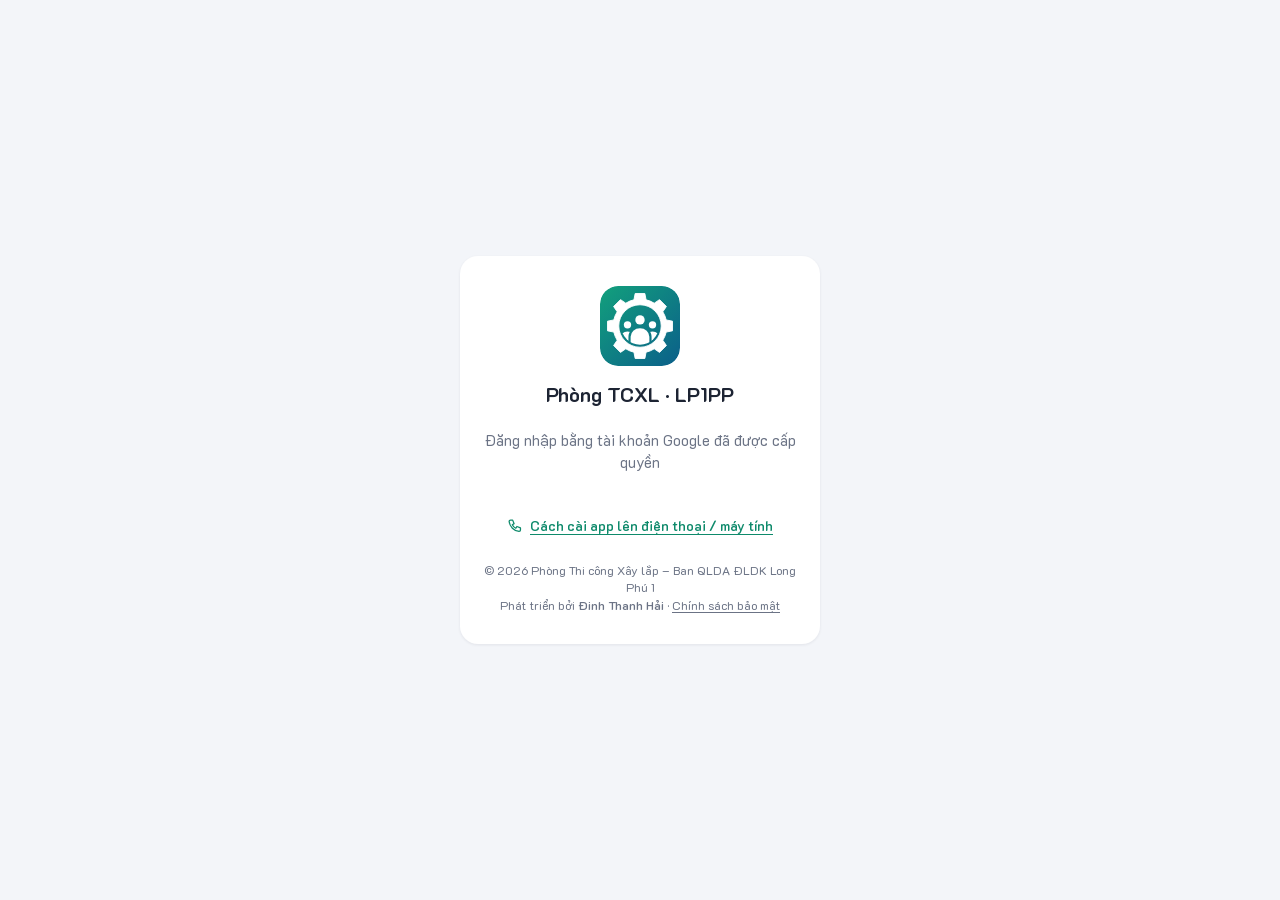
<file: index.html>
<!doctype html>
<html lang="vi">
<head>
<meta charset="utf-8">
<meta name="viewport" content="width=device-width, initial-scale=1, maximum-scale=1, user-scalable=no, viewport-fit=cover">
<meta name="theme-color" content="#0e8a6b">
<meta name="apple-mobile-web-app-capable" content="yes">
<meta name="mobile-web-app-capable" content="yes">
<meta name="apple-mobile-web-app-status-bar-style" content="black-translucent">
<meta name="apple-mobile-web-app-title" content="TCXL">
<title>Phòng TCXL · LP1PP</title>
<link rel="manifest" href="manifest.webmanifest">
<link rel="icon" href="icons/favicon.ico" sizes="16x16 32x32 48x48">
<link rel="icon" href="icons/icon.svg" type="image/svg+xml">
<link rel="apple-touch-icon" href="icons/apple-touch-icon.png">
<link rel="stylesheet" href="css/app.css?v=0.20.2">
<script>try { var t = localStorage.getItem('tcxl-theme'); if (t) document.documentElement.dataset.theme = t; } catch (e) {}</script>
</head>
<body>
<header class="top">
  <button id="menuBtn" class="ibtn" aria-label="Menu"></button>
  <button id="back" class="ibtn" hidden aria-label="Quay lại">‹</button>
  <a href="#/" id="logo"><img class="applogo" src="icons/icon.svg" alt="Trang chủ" width="34" height="34"></a>
  <div id="title" class="ttl">…</div>
  <span class="demo-pill" title="Dữ liệu giả, chỉ lưu trong trình duyệt này">DEMO</span>
  <button id="update" class="ibtn" title="Làm mới dữ liệu" aria-label="Làm mới dữ liệu"></button>
  <button id="lock" class="ibtn" hidden></button>
  <button id="menu" class="avatar" title="Cài đặt"><span id="avatar">?</span></button>
</header>
<div id="syncbar" class="syncbar" hidden></div>
<div id="hero" hidden></div>
<main id="view"></main>
<footer id="foot" class="foot"></footer>
<nav id="bnav" class="bnav"></nav>
<aside id="drawer" class="drawer" aria-label="Menu"></aside>
<div id="scrim" class="scrim"></div>

<div id="login" class="login" hidden>
  <div class="login-box">
    <img class="applogo" src="icons/icon.svg" alt="" width="80" height="80">
    <h1 id="appname"></h1>
    <p class="muted">Đăng nhập bằng tài khoản Google đã được cấp quyền</p>
    <div id="gbtn"></div>
    <p id="lfoot" class="lfoot"></p>
  </div>
</div>

<script src="js/config.js?v=0.20.2"></script>
<script src="js/util.js?v=0.20.2"></script>
<script src="js/icons.js?v=0.20.2"></script>
<script src="js/perm.js?v=0.20.2"></script>
<script src="js/vault.js?v=0.20.2"></script>
<script src="js/schema.js?v=0.20.2"></script>
<script src="js/api.js?v=0.20.2"></script>
<script src="js/mock.js?v=0.20.2"></script>
<script src="js/store.js?v=0.20.2"></script>
<script src="js/outbox.js?v=0.20.2"></script>
<script src="js/grid.js?v=0.20.2"></script>
<script src="js/views.js?v=0.20.2"></script>
<script src="js/dash.js?v=0.20.2"></script>
<script src="js/overview.js?v=0.20.2"></script>
<script src="js/hub.js?v=0.20.2"></script>
<script src="js/admin.js?v=0.20.2"></script>
<script src="js/pick.js?v=0.20.2"></script>
<script src="js/excel.js?v=0.20.2"></script>
<script src="js/total.js?v=0.20.2"></script>
<script src="js/lock.js?v=0.20.2"></script>
<script src="js/install.js?v=0.20.2"></script>
<script src="js/main.js?v=0.20.2"></script>
</body>
</html>
</file>
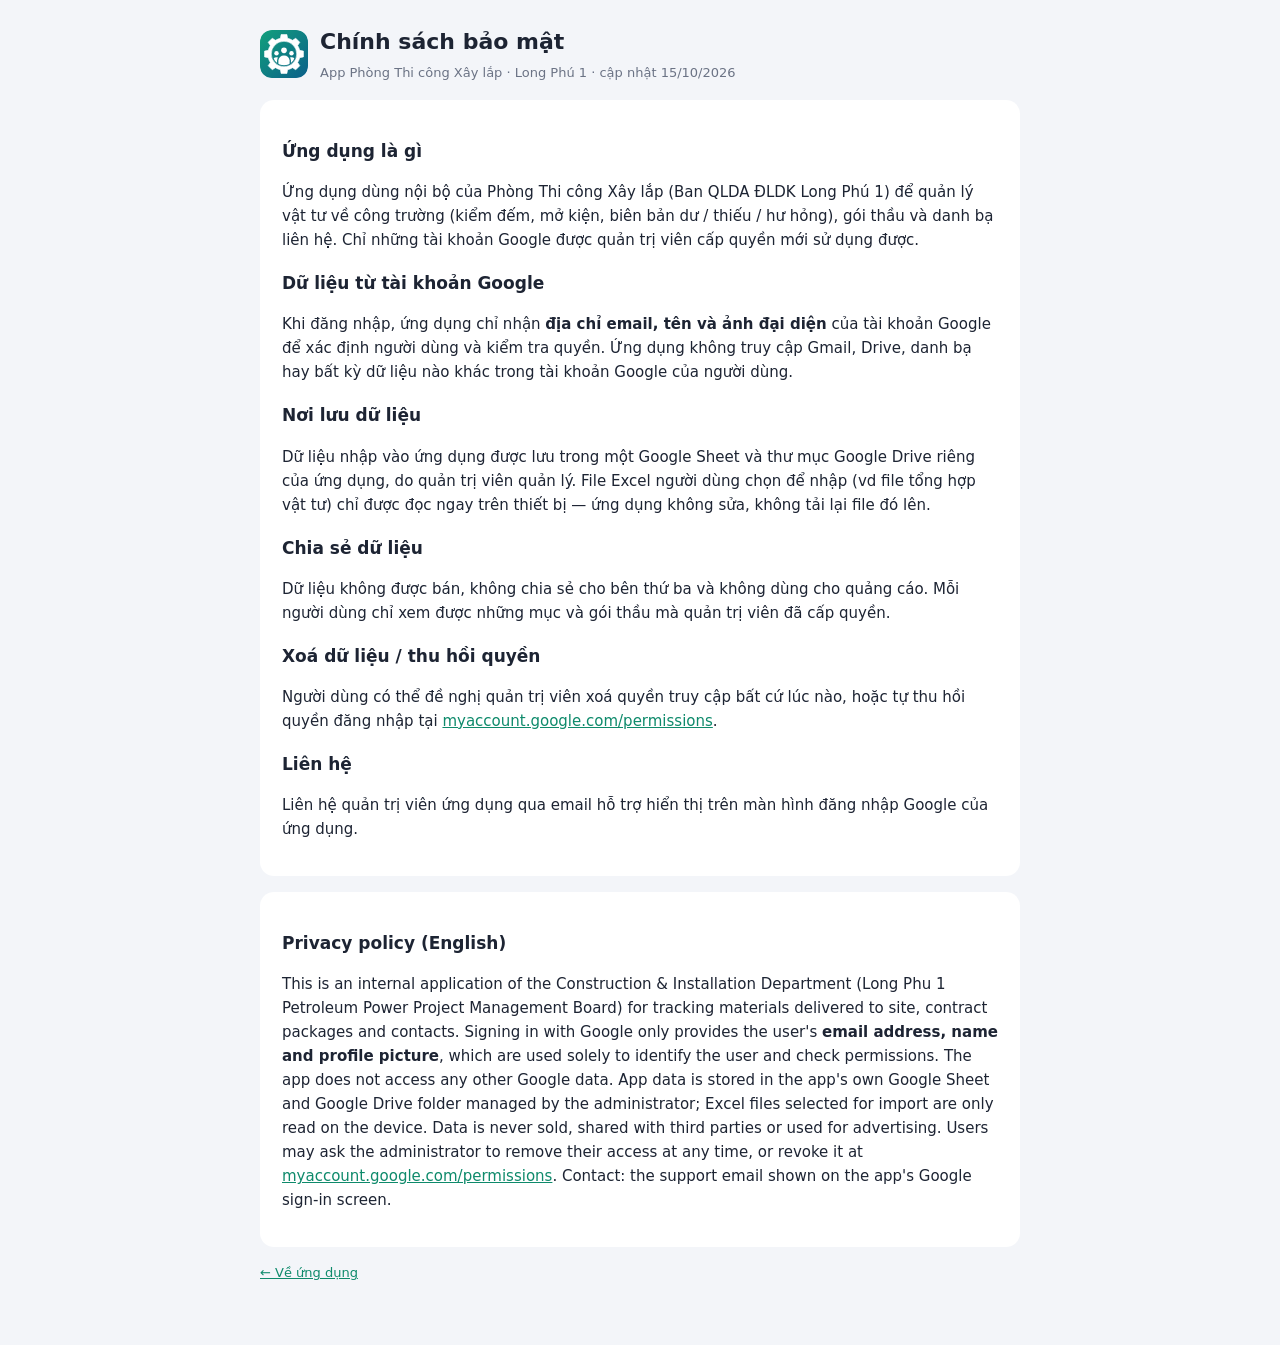
<file: privacy.html>
<!doctype html>
<html lang="vi">
<head>
<meta charset="utf-8">
<meta name="viewport" content="width=device-width, initial-scale=1">
<title>Chính sách bảo mật · Phòng TCXL · LP1</title>
<link rel="icon" href="icons/icon.svg" type="image/svg+xml">
<style>
  :root { --bg: #f3f5f9; --card: #fff; --text: #1d2433; --muted: #6b7385; --pri: #0e8a6b; }
  @media (prefers-color-scheme: dark) { :root { --bg: #0f131a; --card: #19202b; --text: #e6e9f0; --muted: #97a0b2; --pri: #3cc4a0; } }
  body { margin: 0; background: var(--bg); color: var(--text); font: 15px/1.6 system-ui, -apple-system, "Segoe UI", Roboto, sans-serif; }
  main { max-width: 760px; margin: 0 auto; padding: 24px 16px 48px; }
  .card { background: var(--card); border-radius: 14px; padding: 20px 22px; margin-bottom: 16px; }
  h1 { font-size: 22px; margin: 0 0 4px; } h2 { font-size: 17px; margin: 18px 0 6px; }
  .muted { color: var(--muted); font-size: 13px; } a { color: var(--pri); }
  header { display: flex; gap: 12px; align-items: center; margin-bottom: 16px; }
  header img { border-radius: 12px; }
</style>
</head>
<body>
<main>
  <header><img src="icons/icon.svg" width="48" height="48" alt=""><div><h1>Chính sách bảo mật</h1><div class="muted">App Phòng Thi công Xây lắp · Long Phú 1 · cập nhật 15/10/2026</div></div></header>

  <section class="card">
    <h2>Ứng dụng là gì</h2>
    <p>Ứng dụng dùng nội bộ của Phòng Thi công Xây lắp (Ban QLDA ĐLDK Long Phú 1) để quản lý vật tư về công trường
      (kiểm đếm, mở kiện, biên bản dư / thiếu / hư hỏng), gói thầu và danh bạ liên hệ.
      Chỉ những tài khoản Google được quản trị viên cấp quyền mới sử dụng được.</p>
    <h2>Dữ liệu từ tài khoản Google</h2>
    <p>Khi đăng nhập, ứng dụng chỉ nhận <b>địa chỉ email, tên và ảnh đại diện</b> của tài khoản Google để xác định người dùng và kiểm tra quyền.
      Ứng dụng không truy cập Gmail, Drive, danh bạ hay bất kỳ dữ liệu nào khác trong tài khoản Google của người dùng.</p>
    <h2>Nơi lưu dữ liệu</h2>
    <p>Dữ liệu nhập vào ứng dụng được lưu trong một Google Sheet và thư mục Google Drive riêng của ứng dụng, do quản trị viên quản lý.
      File Excel người dùng chọn để nhập (vd file tổng hợp vật tư) chỉ được đọc ngay trên thiết bị — ứng dụng không sửa, không tải lại file đó lên.</p>
    <h2>Chia sẻ dữ liệu</h2>
    <p>Dữ liệu không được bán, không chia sẻ cho bên thứ ba và không dùng cho quảng cáo.
      Mỗi người dùng chỉ xem được những mục và gói thầu mà quản trị viên đã cấp quyền.</p>
    <h2>Xoá dữ liệu / thu hồi quyền</h2>
    <p>Người dùng có thể đề nghị quản trị viên xoá quyền truy cập bất cứ lúc nào, hoặc tự thu hồi quyền đăng nhập tại
      <a href="https://myaccount.google.com/permissions" rel="noopener">myaccount.google.com/permissions</a>.</p>
    <h2>Liên hệ</h2>
    <p>Liên hệ quản trị viên ứng dụng qua email hỗ trợ hiển thị trên màn hình đăng nhập Google của ứng dụng.</p>
  </section>

  <section class="card">
    <h2>Privacy policy (English)</h2>
    <p>This is an internal application of the Construction &amp; Installation Department (Long Phu 1 Petroleum Power Project Management Board) for tracking
      materials delivered to site, contract packages and contacts. Signing in with Google only provides the user's <b>email address, name and profile picture</b>,
      which are used solely to identify the user and check permissions. The app does not access any other Google data.
      App data is stored in the app's own Google Sheet and Google Drive folder managed by the administrator; Excel files selected for import are only read on the device.
      Data is never sold, shared with third parties or used for advertising. Users may ask the administrator to remove their access at any time,
      or revoke it at <a href="https://myaccount.google.com/permissions" rel="noopener">myaccount.google.com/permissions</a>.
      Contact: the support email shown on the app's Google sign-in screen.</p>
  </section>
  <p class="muted"><a href="./">← Về ứng dụng</a></p>
</main>
</body>
</html>
</file>
<file: css/app.css>
/* Giao diện app — đổi màu chủ đạo ở js/config.js (primaryColor) */
:root {
  --pri: #0089ff; --bg: #f3f5f9; --card: #fff; --text: #1d2433; --muted: #6b7385; --line: #e2e6ee;
  --ok: #18945a; --bad: #d63a3a; --warn: #c97f00; --info: #0a6ccf; --hover: #f0f4fb;
  --c1: #0089ff; --c2: #16a892; --c3: #f0a216; --c4: #e0526c; --c5: #8a63d2; --c6: #56a3d9;
  --r: 12px; --shadow: 0 1px 3px rgba(20, 30, 50, .08);
  --pri2: #5b5bd6;   /* màu thứ 2 của dải màu thanh trên */
  /* Màu từng nhóm trên trang chủ */
  --g0: #3b82f6; --g1: #8b5cf6; --g2: #0d9488; --g3: #16a34a; --g4: #ea8a0c; --g5: #db2777; --g6: #64748b; --g7: #6366f1; --g8: #0891b2;
  --s1: #2a78d6; --s2: #eb6834;   /* màu series biểu đồ (đã kiểm tra chuẩn mù màu) */
  color-scheme: light;
}
/* Giao diện tối: theo máy (mặc định) hoặc chọn tay trong Cài đặt (data-theme trên <html>) */
@media (prefers-color-scheme: dark) {
  :root:not([data-theme="light"]) { --bg: #0f131a; --card: #19202b; --text: #e6e9f0; --muted: #97a0b2; --line: #2a3242; --hover: #212a38;
    --ok: #3cc480; --bad: #ff6b6b; --warn: #f0b13a; --info: #5aa8ff; color-scheme: dark;
    --g0: #60a5fa; --g1: #a78bfa; --g2: #2dd4bf; --g3: #4ade80; --g4: #fbbf24; --g5: #f472b6; --g6: #94a3b8; --g7: #818cf8; --g8: #22d3ee;
    --s1: #3987e5; --s2: #d95926; }
}
:root[data-theme="dark"] { --bg: #0f131a; --card: #19202b; --text: #e6e9f0; --muted: #97a0b2; --line: #2a3242; --hover: #212a38;
  --ok: #3cc480; --bad: #ff6b6b; --warn: #f0b13a; --info: #5aa8ff; color-scheme: dark;
  --g0: #60a5fa; --g1: #a78bfa; --g2: #2dd4bf; --g3: #4ade80; --g4: #fbbf24; --g5: #f472b6; --g6: #94a3b8; --g7: #818cf8; --g8: #22d3ee;
  --s1: #3987e5; --s2: #d95926; }
/* Chọn "Sáng": cấm trình duyệt tự làm tối trang (Chrome Android "Làm tối trang web", Samsung Internet…) */
:root[data-theme="light"] { color-scheme: only light; }
.ico { width: 20px; height: 20px; flex: none; display: block; }
.ico.sm { width: 16px; height: 16px; display: inline-block; vertical-align: -3px; }
* { box-sizing: border-box; }
html, body { margin: 0; overscroll-behavior-y: contain; }   /* tắt "kéo xuống để tải lại" của trình duyệt điện thoại (dùng nút ⟳ làm mới dữ liệu) */
body { font: 15px/1.45 var(--font, system-ui, -apple-system, "Segoe UI", Roboto, sans-serif); background: var(--bg); color: var(--text);
  -webkit-tap-highlight-color: transparent; min-height: 100vh; }
a { color: var(--pri); text-decoration: none; }
h2, h3 { margin: 0 0 8px; }
[hidden] { display: none !important; }

/* ---- Thanh trên ---- */
.top { position: sticky; top: 0; z-index: 20; display: flex; align-items: center; gap: 8px; color: #fff;
  background: linear-gradient(90deg, var(--pri), var(--pri2));
  padding: calc(8px + env(safe-area-inset-top)) 12px 8px; box-shadow: 0 2px 6px rgba(0,0,0,.15); }
.top.flat { box-shadow: none; }
.top #logo img { display: block; border-radius: 9px; background: #fff2; }
.ttl { flex: 1; font-weight: 600; font-size: 17px; white-space: nowrap; overflow: hidden; text-overflow: ellipsis; }
.ibtn { background: none; border: 0; color: #fff; font-size: 22px; min-width: 38px; height: 38px; border-radius: 10px; cursor: pointer; }
.ibtn:hover { background: #ffffff22; }
#back { font-size: 32px; line-height: 1; }
.upd { animation: pulse 1.5s infinite; }
@keyframes pulse { 50% { opacity: .4; } }
/* Nút ⟳ trên thanh tiêu đề: làm mới dữ liệu (quay khi đang tải); chấm vàng = có phiên bản app mới */
#update { position: relative; }
#update .ico { display: block; width: 21px; height: 21px; margin: auto; }
#update.busy .ico { animation: spin .9s linear infinite; }
#update.upd { animation: none; }
#update.upd::after { content: ""; position: absolute; top: 6px; right: 6px; width: 9px; height: 9px; border-radius: 50%; background: #ffd54a; box-shadow: 0 0 0 2px #2b7cf0; }
.avatar { width: 36px; height: 36px; border-radius: 50%; border: 2px solid #ffffffaa; background: #ffffff33; color: #fff; font-weight: 700; cursor: pointer; }
.demo-pill { display: none; font-size: 11px; font-weight: 800; letter-spacing: .5px; background: #ffd54a; color: #5a4300; border-radius: 6px; padding: 2px 7px; }
.is-demo .demo-pill { display: inline-block; }

main { max-width: 1040px; margin: 0 auto; padding: 12px 12px 20px; overflow-x: clip;   /* chặn nội dung lỡ tràn ngang (điện thoại sẽ thu nhỏ cả trang) */
  /* trang ngắn: chân trang vẫn nằm sát đáy màn hình — main.js đo thật chiều cao thanh trên / vùng chào / chân trang (đã gồm chỗ chừa
     cho thanh điều hướng, nút + nổi trên điện thoại) → không còn số cố định phải sửa tay mỗi lần đổi chân trang */
  min-height: calc(100vh - var(--top-h, 54px) - var(--hero-h, 0px) - var(--foot-h, 40px));
  min-height: calc(100dvh - var(--top-h, 54px) - var(--hero-h, 0px) - var(--foot-h, 40px)); }

/* ---- Chân trang: bản quyền ---- */
.foot { max-width: 1040px; margin: 8px auto 0; padding: 0 12px calc(18px + env(safe-area-inset-bottom)); }
.foot-in { display: flex; flex-direction: column; align-items: center; gap: 3px; padding-top: 14px; border-top: 1px solid var(--line);
  font-size: 12px; line-height: 1.5; color: var(--muted); text-align: center; }
.foot-org { font-weight: 600; color: color-mix(in srgb, var(--text) 72%, var(--bg)); }
.foot-rr { font-weight: 400; color: var(--muted); }
.foot-rr::before, .foot-meta > * + *::before { content: "·"; display: inline-block; margin: 0 7px; color: var(--muted); font-weight: 400; }
.foot-meta { display: flex; flex-wrap: wrap; justify-content: center; }
.foot-meta b { font-weight: 600; color: color-mix(in srgb, var(--text) 72%, var(--bg)); }
.lfoot b { font-weight: 600; }
.foot a, .lfoot a { color: inherit; text-decoration: underline; text-underline-offset: 2px; }
.foot a:hover, .lfoot a:hover { color: var(--pri); }
.lfoot { margin: 14px 0 0; font-size: 12px; color: var(--muted); }
/* Chân trang 2 dòng, khoảng cách gọn như ở trang bảng (trước: trang chủ / trang thường chừa ~42 px trên chữ, ~18 px dưới) */
@media (min-width: 760px) {
  main { padding-bottom: 10px; }
  .foot { margin-top: 0; padding-bottom: calc(8px + env(safe-area-inset-bottom)); }
  .foot-in { padding-top: 10px; gap: 2px; }
}
@media (max-width: 759px) {
  .foot-in { padding-top: 10px; }
  .foot-rr { display: block; }   /* điện thoại: "Bảo lưu mọi quyền" xuống dòng riêng, bỏ dấu chấm */
  .foot-rr::before { content: none; }
  .foot-meta > span:first-child { width: 100%; }   /* "Developed by …" một dòng riêng, dòng dưới: chính sách · phiên bản */
  .foot-meta > span:first-child + *::before { content: none; }
  .foot { padding-bottom: calc(84px + env(safe-area-inset-bottom)); }   /* chừa chỗ thanh điều hướng / nút Lưu */
  body:has(.fab) .foot { padding-bottom: calc(150px + env(safe-area-inset-bottom)); }   /* và nút + nổi */
}

/* ---- Trang chủ: vùng chào ---- */
#hero { background: linear-gradient(90deg, var(--pri), var(--pri2)); color: #fff; }
.hero-in { max-width: 1040px; margin: 0 auto; padding: 4px 16px 22px; }
/* Trang chủ: ảnh nhà máy bên phải, mờ dần vào nền màu; nền chuyển xanh lục → xanh đậm cho hợp trời chiều trong ảnh */
#hero:has(.hero-img) { position: relative; overflow: hidden; background: linear-gradient(110deg, var(--pri) 0%, var(--pri2) 62%, #173f63 100%); }
.hero-img { position: absolute; top: 0; bottom: 0; right: 0; width: 64%; pointer-events: none;
  background: url(../img/hero-nha-may.webp) 50% 74% / cover;
  -webkit-mask-image: linear-gradient(90deg, transparent 0%, #000 34%); mask-image: linear-gradient(90deg, transparent 0%, #000 34%); }
#hero:has(.hero-img) .hero-in { position: relative; z-index: 1; padding-top: 16px; padding-bottom: 24px; }
/* Ảnh đầu trang tràn lên dưới thanh tiêu đề: thanh trong suốt khi đang ở đầu trang chủ, cuộn xuống thì hiện lại nền màu
   (main.js thêm .solid khi cuộn) → chữ trên thanh luôn đọc được. Lớp tối mỏng phía trên ảnh cho chữ trắng nổi trên nền trời sáng. */
body:has(#hero:not([hidden]) .hero-img) #hero { margin-top: calc(-1 * var(--top-h, 54px)); padding-top: var(--top-h, 54px); }
body:has(#hero:not([hidden]) .hero-img) .top:not(.solid) { background: transparent; box-shadow: none; }
#hero:has(.hero-img)::after { content: ""; position: absolute; left: 0; right: 0; top: 0; height: calc(var(--top-h, 54px) + 28px); pointer-events: none;
  background: linear-gradient(180deg, rgba(4, 32, 44, .45), rgba(4, 32, 44, 0)); }
#hero:has(.hero-img) .hero-in.with-kpi { padding-bottom: 72px; }
.hsub { margin: -10px 0 0; font-size: 14.5px; opacity: .92; max-width: 560px; }
@media (max-width: 759px) {   /* điện thoại: ảnh phủ cả khung, lớp màu bên trái cho chữ dễ đọc */
  .hero-img { width: 100%; -webkit-mask-image: none; mask-image: none;
    background: linear-gradient(90deg, rgba(10, 92, 84, .9) 0%, rgba(11, 90, 120, .62) 55%, rgba(11, 60, 90, .2) 100%), url(../img/hero-nha-may.webp) 74% 64% / cover; }
  #hero:has(.hero-img) .hero-in { padding-top: 10px; }
  #hero:has(.hero-img) .hero-in.with-kpi { padding-bottom: 64px; }
  .hsub { font-size: 13.5px; }
}
.hero-in.with-kpi { padding-bottom: 60px; }
.hday { font-size: 13.5px; opacity: .85; }
.hhello { font-size: 24px; line-height: 1.25; margin: 2px 0 14px; font-weight: 750; letter-spacing: -.2px; }
.hsearch { display: flex; align-items: center; gap: 8px; max-width: 520px; padding: 0 12px; border-radius: 12px;
  background: rgba(255, 255, 255, .16); border: 1px solid rgba(255, 255, 255, .28); cursor: text; }
.hsearch:focus-within { background: rgba(255, 255, 255, .26); }
.hsearch .ico { opacity: .9; }
.hsearch input { background: transparent; border: 0; color: #fff; min-height: 44px; padding: 0; outline: none; }
.hsearch input:focus { outline: none; box-shadow: none; }   /* bỏ viền focus chung (input:focus) — khung .hsearch đã sáng lên khi đang gõ */
.hsearch input::placeholder { color: rgba(255, 255, 255, .78); }
.hsearch input::-webkit-search-cancel-button { filter: invert(1); }

/* ---- Trang chủ: số liệu trong ngày ---- */
.kpi-row { position: relative; margin-top: -48px; display: grid; grid-template-columns: repeat(4, minmax(0, 1fr)); gap: 10px; }
@media (max-width: 640px) { .kpi-row { grid-template-columns: 1fr 1fr; } }
.kcard { display: grid; grid-template-columns: auto 1fr; align-items: center; column-gap: 10px; row-gap: 4px; padding: 12px 14px; border-radius: 16px; color: var(--text);
  background: var(--card); border: 1px solid var(--line); box-shadow: 0 8px 22px rgba(15, 23, 42, .12); transition: transform .12s; }
.kcard:hover { transform: translateY(-2px); }
.kic { width: 32px; height: 32px; border-radius: 10px; display: grid; place-items: center;
  background: color-mix(in srgb, var(--pri) 14%, transparent); color: var(--pri); }
.kic .ico { width: 18px; height: 18px; }
.kn { font-size: 26px; font-weight: 800; line-height: 1.15; font-variant-numeric: tabular-nums; min-height: 30px; }
.kl { grid-column: 1 / -1; font-size: 12.5px; color: var(--muted); line-height: 1.3; }
.kcard.warn .kic { background: color-mix(in srgb, var(--bad) 15%, transparent); color: var(--bad); }
.kcard.warn .kn { color: var(--bad); }
.kcard.good .kic { background: color-mix(in srgb, var(--ok) 15%, transparent); color: var(--ok); }
.skel { display: inline-block; width: 38px; height: 22px; border-radius: 6px; vertical-align: middle;
  background: linear-gradient(90deg, var(--line), var(--hover), var(--line)); background-size: 200% 100%; animation: shimmer 1.2s infinite linear; }
@keyframes shimmer { to { background-position: -200% 0; } }
.kpi-row.home { gap: 12px; margin-top: -54px; }
.kpi-row.home .kcard { grid-template-columns: auto minmax(0, 1fr); grid-template-areas: "ic l" "ic n"; column-gap: 12px; row-gap: 0; padding: 10px 14px; }
.kpi-row.home .kic { grid-area: ic; width: 40px; height: 40px; border-radius: 12px; background: color-mix(in srgb, var(--kc) 14%, transparent); color: var(--kc); }
.kpi-row.home .kic .ico { width: 22px; height: 22px; }
.kpi-row.home .kl { grid-area: l; grid-column: auto; font-size: 13px; }
.kpi-row.home .kn { grid-area: n; }
@media (max-width: 640px) { .kpi-row.home { gap: 10px; margin-top: -48px; } .kpi-row.home .kcard { column-gap: 10px; padding: 12px; } .kpi-row.home .kic { width: 36px; height: 36px; } }

/* ---- Biểu tượng nhóm / số đếm dùng chung ---- */
.gic { width: 28px; height: 28px; border-radius: 9px; display: grid; place-items: center;
  background: color-mix(in srgb, var(--gc) 18%, transparent); color: var(--gc); }
.gic .ico { width: 17px; height: 17px; }
.cnt { display: inline-block; min-width: 22px; padding: 0 7px; border-radius: 11px; background: var(--line); color: var(--muted); font-size: 12px; text-align: center; font-weight: 600; }
.tic { width: 40px; height: 40px; border-radius: 12px; display: grid; place-items: center; margin-bottom: 8px;
  background: color-mix(in srgb, var(--gc) 16%, transparent); color: var(--gc); }
.tic .ico { width: 22px; height: 22px; }
.pic { display: inline-flex; vertical-align: middle; }

/* ---- Trang chủ: Hay dùng + tab nhóm + ô gọn kiểu màn hình điện thoại ---- */
.hsec { margin: 22px 0 4px; }
.hsec-h { display: flex; align-items: baseline; gap: 10px; flex-wrap: wrap; margin: 0 2px 10px; }
.hsec-h h2 { margin: 0; font-size: 16px; display: inline-flex; align-items: center; gap: 6px; }
.hsec-h h2 .ico { color: var(--g4); }
.mgrid { display: grid; grid-template-columns: repeat(auto-fill, minmax(76px, 1fr)); gap: 4px; }
.mgrid .mg-empty { grid-column: 1 / -1; padding: 6px 2px; }   /* thông báo trải hết hàng, không bị bó trong 1 ô */
@media (min-width: 760px) { .mgrid { grid-template-columns: repeat(auto-fill, minmax(104px, 1fr)); gap: 8px; } }
.mt { display: grid; justify-items: center; align-content: start; gap: 6px; padding: 10px 4px 8px; border-radius: 14px; color: var(--text);
  text-align: center; transition: background .12s, transform .12s; }
.mt:hover { background: var(--card); transform: translateY(-1px); }
.mt-ic { width: 50px; height: 50px; border-radius: 15px; display: grid; place-items: center;
  background: color-mix(in srgb, var(--gc) 16%, var(--card)); color: var(--gc); border: 1px solid color-mix(in srgb, var(--gc) 22%, transparent); }
.mt-ic .ico { width: 26px; height: 26px; }
.mt-l { font-size: 12px; font-weight: 600; line-height: 1.25; display: -webkit-box; -webkit-line-clamp: 2; -webkit-box-orient: vertical; overflow: hidden; }
.gtabs { display: flex; gap: 6px; overflow-x: auto; padding: 2px 0 10px; scrollbar-width: none; }
.gtabs::-webkit-scrollbar { display: none; }
.gtab { flex: none; display: inline-flex; align-items: center; gap: 7px; padding: 6px 12px 6px 7px; border-radius: 999px; cursor: pointer;
  font: inherit; font-size: 13.5px; font-weight: 600; color: var(--text); background: var(--card); border: 1px solid var(--line); }
.gtab b { font-size: 11.5px; color: var(--muted); font-weight: 700; }
.gt-ic { width: 24px; height: 24px; border-radius: 8px; display: grid; place-items: center; color: var(--gc); background: color-mix(in srgb, var(--gc) 16%, transparent); }
.gt-ic .ico { width: 15px; height: 15px; }
.gtab.on { border-color: var(--gc); background: color-mix(in srgb, var(--gc) 12%, var(--card)); }
.gtab.on b { color: var(--gc); }

/* ---- Menu trượt (điện thoại/tablet) — cố định bên trái trên máy tính màn rộng ---- */
.drawer { position: fixed; top: 0; bottom: 0; left: 0; z-index: 45; width: min(300px, 86vw); display: flex; flex-direction: column;
  background: var(--card); border-right: 1px solid var(--line); transform: translateX(-102%); visibility: hidden;
  transition: transform .22s ease, visibility 0s linear .22s; padding-top: env(safe-area-inset-top); }
.dr-open .drawer { transform: none; visibility: visible; transition: transform .22s ease; box-shadow: 8px 0 30px rgba(0, 0, 0, .18); }
.scrim { position: fixed; inset: 0; z-index: 44; background: rgba(0, 0, 0, .45); opacity: 0; pointer-events: none; transition: opacity .2s; }
.dr-open .scrim { opacity: 1; pointer-events: auto; }
.dr-open { overflow: hidden; }
.dr-h { display: flex; align-items: center; gap: 10px; padding: 12px 12px 8px 16px; }
.dr-h img { border-radius: 8px; }
.dr-h b { flex: 1; min-width: 0; overflow: hidden; text-overflow: ellipsis; white-space: nowrap; }
.dr-x { width: 36px; height: 36px; border-radius: 10px; border: 0; background: var(--hover); color: var(--muted); cursor: pointer; display: grid; place-items: center; }
.dr-search { display: flex; align-items: center; gap: 8px; margin: 4px 12px 8px; padding: 0 10px; border-radius: 10px; background: var(--hover); border: 1px solid var(--line); }
.dr-search .ico { width: 17px; height: 17px; color: var(--muted); }
.dr-search input { border: 0; background: transparent; min-height: 38px; padding: 0; font-size: 14px; }
.dr-search input:focus { outline: none; box-shadow: none; }
.dr-nav { flex: 1; overflow-y: auto; padding: 0 8px 12px; }
.dr-g { margin-top: 4px; }
.dr-gh { display: flex; align-items: center; gap: 10px; width: 100%; padding: 7px 8px; border: 0; border-radius: 10px; background: none;
  color: var(--text); font: inherit; font-weight: 700; font-size: 14px; cursor: pointer; text-align: left; }
.dr-gl { flex: 1; }
.dr-ch { color: var(--muted); transform: rotate(90deg); transition: transform .2s; display: grid; }
.dr-ch .ico { width: 16px; height: 16px; }
.dr-g.closed .dr-ch { transform: rotate(0deg); }
.dr-g.closed .dr-items { display: none; }
.drawer.searching .dr-g .dr-items { display: block; }
.drawer.searching .dr-nav > .dr-i, .drawer.searching .dr-ch { display: none; }
.dr-i { display: flex; align-items: center; gap: 10px; padding: 8px 8px 8px 14px; margin: 1px 0; border-radius: 10px; color: var(--text); font-size: 14px; }
.dr-items .dr-i { padding-left: 46px; position: relative; }
/* Rê chuột qua mục menu: nền xám rõ hơn --hover (tự hợp cả nền sáng / tối); mục đang mở giữ màu chủ đạo, đậm thêm khi rê */
.dr-i:hover, .dr-gh:hover { background: color-mix(in srgb, var(--text) 10%, transparent); }
.dr-i.on { background: color-mix(in srgb, var(--pri) 13%, transparent); color: var(--pri); font-weight: 600; }
.dr-i.on:hover { background: color-mix(in srgb, var(--pri) 20%, transparent); }
.dr-ic { display: grid; color: var(--muted); }
.dr-items .dr-ic { position: absolute; left: 18px; color: var(--gc); }
.dr-i.on .dr-ic { color: var(--pri); }
.dr-f { border-top: 1px solid var(--line); padding: 8px 8px calc(8px + env(safe-area-inset-bottom)); }
/* Ảnh góc dưới menu: bãi container (Pexels #14801547 — giấy phép Pexels, dùng tự do). Nằm dưới chữ, mờ dần lên trên;
   main.js App.drArt() ẩn ảnh khi các mục menu mở ra chiếm chỗ */
.dr-h, .dr-search, .dr-nav, .dr-f { position: relative; z-index: 1; }
.dr-art { position: absolute; left: 0; right: 0; bottom: 57px; height: min(300px, 38vh); z-index: 0; pointer-events: none; transition: opacity .25s;
  background: url(../img/menu-cang.webp) 50% 72% / cover;
  -webkit-mask-image: linear-gradient(180deg, transparent 0%, #000 42%); mask-image: linear-gradient(180deg, transparent 0%, #000 42%); }
.dr-art.off { opacity: 0; }
#menuBtn .ico { width: 22px; height: 22px; margin: auto; }
@media (max-width: 759px) { #menuBtn { display: none; } }
@media (min-width: 1100px) {
  /* --nav-w = bề rộng menu trái đang chiếm (thu / mở menu: xem khối "Menu trái thu / mở" bên dưới) */
  .has-drawer { --nav-w: 264px; }
  .has-drawer .drawer { top: calc(54px + env(safe-area-inset-top)); transform: none; visibility: visible; transition: none; box-shadow: none; z-index: 15; padding-top: 0; width: 264px; }
  .has-drawer .dr-h, .has-drawer .scrim { display: none; }
  .has-drawer .dr-search { margin-top: 12px; }
  .has-drawer main, .has-drawer .foot { margin-left: calc(var(--nav-w) + max(0px, (100vw - var(--nav-w) - 1040px) / 2)); margin-right: auto; }
  .has-drawer #hero { padding-left: var(--nav-w); }
  .dr-open { overflow: auto; }

  /* ---- Menu trái thu / mở (user chọn 31/10): nút ☰ trên thanh trên; mặc định thu thành dải biểu tượng nền màu chủ đạo
     (nối liền thanh trên), rê chuột lên biểu tượng nhóm thì bung danh sách mục; bấm ☰ → menu đầy đủ, bấm lần nữa thu lại ---- */
  .nav-anim main, .nav-anim .foot { transition: margin-left .22s ease; }
  .nav-anim #hero { transition: padding-left .22s ease; }
  .nav-anim .drawer { transition: width .22s ease !important; }
  .nav-anim .drawer, .nav-anim .dr-nav { overflow: hidden; }   /* đang co / giãn: chữ không tràn, không xuống dòng */
  .nav-anim .dr-i, .nav-anim .dr-gh, .nav-anim .dr-search { white-space: nowrap; }
  .has-drawer.nav-mini { --nav-w: 68px; }
  .has-drawer.nav-mini .drawer { width: 68px; background: linear-gradient(180deg, var(--pri) 0%, var(--pri2) 100%); border-right-color: transparent; }
  .has-drawer.nav-mini .dr-search, .has-drawer.nav-mini .dr-art, .has-drawer.nav-mini .dr-gl, .has-drawer.nav-mini .dr-gh .cnt, .has-drawer.nav-mini .dr-ch,
  .has-drawer.nav-mini .dr-nav > .dr-i > span:not(.dr-ic), .has-drawer.nav-mini .dr-f .dr-i > span:not(.dr-ic) { display: none; }
  .has-drawer.nav-mini .dr-nav { overflow: visible; padding-top: 12px; }
  .has-drawer.nav-mini .dr-nav > .dr-i, .has-drawer.nav-mini .dr-f .dr-i { justify-content: center; padding: 10px 0; }
  .has-drawer.nav-mini .dr-gh { justify-content: center; padding: 7px 0; }
  .has-drawer.nav-mini .dr-nav > .dr-i, .has-drawer.nav-mini .dr-f .dr-i, .has-drawer.nav-mini .dr-nav > .dr-i .dr-ic, .has-drawer.nav-mini .dr-f .dr-ic { color: #fff; }
  .has-drawer.nav-mini .dr-gh .gic { background: rgba(255, 255, 255, .16); color: #fff; }
  .has-drawer.nav-mini .dr-nav > .dr-i:hover, .has-drawer.nav-mini .dr-gh:hover, .has-drawer.nav-mini .dr-f .dr-i:hover { background: rgba(255, 255, 255, .14); }
  .has-drawer.nav-mini .dr-nav > .dr-i.on, .has-drawer.nav-mini .dr-g:has(.dr-i.on) > .dr-gh { background: rgba(255, 255, 255, .22); }   /* mục / nhóm đang mở */
  .has-drawer.nav-mini .dr-g:has(.dr-i.on) .gic { background: #fff; color: var(--pri); }
  .has-drawer.nav-mini .dr-f { border-top-color: rgba(255, 255, 255, .18); }
  /* Danh sách mục bung ra cạnh biểu tượng nhóm (thẻ nổi, nền thường) */
  .has-drawer.nav-mini .dr-g { position: relative; }
  .has-drawer.nav-mini .dr-g .dr-items { display: none; position: absolute; left: calc(100% + 2px); top: -6px; z-index: 30; min-width: 230px; padding: 6px;
    background: var(--card); border: 1px solid var(--line); border-radius: 12px; box-shadow: 0 12px 32px rgba(0, 0, 0, .22); }
  .has-drawer.nav-mini .dr-g .dr-items::before { content: attr(data-l); display: block; padding: 6px 10px 8px; font-weight: 700; font-size: 13px; color: var(--muted); }
  .has-drawer.nav-mini .dr-g .dr-items::after { content: ""; position: absolute; left: -12px; top: 0; bottom: 0; width: 12px; }   /* cầu nối: rê chuột sang không bị tắt */
  .has-drawer.nav-mini .dr-g:hover .dr-items, .has-drawer.nav-mini .dr-g:focus-within .dr-items { display: block; }
  .has-drawer.nav-mini .dr-g.fly-off .dr-items { display: none; }   /* vừa chọn mục: cất danh sách tới khi chuột rời nhóm (main.js) */
}

/* ---- Thanh điều hướng dưới (điện thoại) ---- */
.bnav { position: fixed; left: 0; right: 0; bottom: 0; z-index: 30; display: none; gap: 4px;
  padding: 6px 8px calc(6px + env(safe-area-inset-bottom)); border-top: 1px solid var(--line);
  background: color-mix(in srgb, var(--card) 90%, transparent); backdrop-filter: blur(12px); -webkit-backdrop-filter: blur(12px); }
@media (max-width: 759px) {
  .has-bnav .bnav:not([hidden]) { display: flex; }
  .has-bnav .toast { bottom: calc(80px + env(safe-area-inset-bottom)); }
}
.bnav a { flex: 1; display: flex; flex-direction: column; align-items: center; gap: 2px; padding: 5px 0; border-radius: 10px;
  font-size: 11.5px; color: var(--muted); }
.bnav a .ico { width: 22px; height: 22px; }
.bnav a.on { color: var(--pri); font-weight: 650; }
.bnav a.on .ico { stroke-width: 2.2; }

/* ---- Danh sách: thanh tìm / sắp xếp / thêm ---- */
.lbar { position: sticky; top: calc(54px + env(safe-area-inset-top)); z-index: 6; display: flex; gap: 8px; align-items: center;
  margin: -12px -12px 0; padding: 10px 12px 8px; background: var(--bg); }
.lsearch { flex: 1; min-width: 0; display: flex; align-items: center; gap: 8px; padding: 0 12px; border-radius: 12px;
  background: var(--card); border: 1px solid var(--line); cursor: text; }
.lsearch:focus-within { border-color: var(--pri); box-shadow: 0 0 0 3px color-mix(in srgb, var(--pri) 18%, transparent); }
.lsearch .ico { color: var(--muted); width: 18px; height: 18px; }
.lsearch input { border: 0; background: transparent; padding: 0; min-height: 42px; outline: none; }
.lsearch input:focus { outline: none; box-shadow: none; }
.lsort { width: auto; flex: none; min-height: 44px; padding: 0 10px; border-radius: 12px; font-size: 13.5px; }
.ladd .ico { width: 18px; height: 18px; }
@media (max-width: 759px) { .lbar .ladd { display: none; } }
.chips-row { display: flex; gap: 6px; overflow-x: auto; padding: 2px 0 10px; scrollbar-width: none; }
.chips-row::-webkit-scrollbar { display: none; }
.chip2 { flex: none; display: inline-flex; align-items: center; gap: 6px; padding: 6px 12px; border-radius: 999px; cursor: pointer;
  font: inherit; font-size: 13.5px; font-weight: 600; color: var(--text); background: var(--card); border: 1px solid var(--line); }
.chip2 b { font-weight: 700; font-size: 12px; color: var(--muted); }
.chip2.on { background: var(--pri); border-color: var(--pri); color: #fff; }
.chip2.on b { color: rgba(255, 255, 255, .85); }
/* Bộ lọc thời gian + dòng tổng của danh sách */
.lfil { display: flex; flex-wrap: wrap; align-items: center; gap: 8px; padding: 2px 0 10px; }
.tsel { display: inline-flex; align-items: center; gap: 6px; padding: 0 4px 0 10px; border-radius: 999px; background: var(--card); border: 1px solid var(--line); }
.tsel .ico { width: 16px; height: 16px; color: var(--pri); flex: none; }
.tsel select { border: 0; background: transparent; min-height: 34px; padding: 0 6px 0 0; font-size: 13.5px; font-weight: 600; width: auto; }
.tsel select:focus, .tsel select:focus-visible { outline: none; }
.tsel:focus-within { border-color: var(--pri); }
.trng { display: inline-flex; align-items: center; gap: 6px; color: var(--muted); }
.trng .dinp { flex: none; width: 138px; }
.trng .dtxt { min-height: 34px; padding: 4px 36px 4px 10px; font-size: 13.5px; }
.trng .dbtn, .trng .dnat { width: 30px; height: 30px; }
/* Ô ngày dd/mm/yyyy: ô chữ + biểu tượng lịch; ô ngày gốc trong suốt nằm đè lên biểu tượng để mở bảng chọn */
.dinp { position: relative; display: block; flex: 1; min-width: 0; }
.dinp .dtxt { padding-right: 44px; font-variant-numeric: tabular-nums; }
.dinp .dbtn { position: absolute; right: 5px; top: 50%; transform: translateY(-50%); width: 34px; height: 34px; border-radius: 8px;
  display: grid; place-items: center; color: var(--pri); pointer-events: none; }
.dinp .dbtn .ico { width: 18px; height: 18px; }
.dinp .dnat { position: absolute; right: 5px; top: 50%; transform: translateY(-50%); width: 34px; height: 34px; min-height: 0; padding: 0;
  border: 0; opacity: 0; cursor: pointer; }
.dinp .dnat::-webkit-calendar-picker-indicator { position: absolute; inset: 0; width: 100%; height: 100%; margin: 0; cursor: pointer; }
.dinp .dtxt:disabled ~ .dbtn { opacity: .35; }
.dinp .dnat:disabled { cursor: default; }
.dinp.bad .dtxt { border-color: var(--bad); }
.lsum { display: flex; align-items: flex-start; gap: 8px; margin: -2px 0 10px; padding: 9px 12px; border-radius: 12px; font-size: 13.5px;
  background: color-mix(in srgb, var(--pri) 8%, var(--card)); border: 1px solid color-mix(in srgb, var(--pri) 22%, var(--line)); }
.lsum .ico { width: 16px; height: 16px; color: var(--pri); flex: none; margin-top: 2px; }
.lsum b { color: var(--text); }
.lsum b.pos { color: var(--ok); } .lsum b.neg { color: var(--bad); }
.lgrp > summary .gsub { margin-left: 6px; font-size: 12px; font-weight: 500; color: var(--muted); }
.fab { display: none; position: fixed; right: 16px; bottom: calc(84px + env(safe-area-inset-bottom)); z-index: 25; width: 56px; height: 56px;
  border-radius: 18px; place-items: center; color: #fff; background: linear-gradient(135deg, var(--pri), var(--pri2));
  box-shadow: 0 10px 24px color-mix(in srgb, var(--pri) 40%, transparent); }
.fab .ico { width: 26px; height: 26px; stroke-width: 2.2; }
@media (max-width: 759px) { .fab { display: grid; } }
.lempty { display: grid; justify-items: center; gap: 10px; padding: 40px 12px; color: var(--muted); text-align: center; }
.lempty .tic { width: 52px; height: 52px; border-radius: 16px; }
.lempty .tic .ico { width: 26px; height: 26px; }

/* ---- Danh sách ---- */
.toolbar { display: flex; gap: 8px; align-items: center; margin-bottom: 10px; flex-wrap: wrap; }
.toolbar > div:first-child { flex: 1; }
.search { flex: 1; min-width: 160px; }
.count { margin: 0 2px 6px; }
.rows, .lgrp, .card { background: var(--card); border-radius: var(--r); box-shadow: var(--shadow); border: 1px solid var(--line); }
.rows { overflow: hidden; }
.lgrp { margin-bottom: 10px; overflow: hidden; }
.lgrp > summary { padding: 10px 14px; font-weight: 600; cursor: pointer; background: var(--hover); list-style: none; }
.lgrp > summary::-webkit-details-marker { display: none; }
.lgrp > summary::before { content: '▾ '; color: var(--muted); }
.lgrp:not([open]) > summary::before { content: '▸ '; }
.row { display: flex; align-items: center; gap: 12px; padding: 10px 14px; color: var(--text); border-top: 1px solid var(--line); }
.rows > .row:first-child, .card > .row:first-of-type { border-top: 0; }
.row:hover { background: var(--hover); }
.row-main { flex: 1; min-width: 0; }
.row-title { font-weight: 600; overflow: hidden; text-overflow: ellipsis; display: -webkit-box; -webkit-line-clamp: 2; -webkit-box-orient: vertical; }
.row-sub { color: var(--muted); font-size: 13px; white-space: nowrap; overflow: hidden; text-overflow: ellipsis; }
.row-meta { display: flex; flex-wrap: wrap; gap: 2px 12px; font-size: 12.5px; color: var(--muted); margin-top: 2px; }
.row-meta i { font-style: normal; opacity: .75; }
.row-meta i::after { content: ':'; }
img.th, .noimg.th { width: 48px; height: 48px; border-radius: 12px; object-fit: cover; background: var(--line); flex: none; }
.noimg { display: inline-flex; align-items: center; justify-content: center; font-size: 22px; background: var(--line); border-radius: 8px; color: var(--muted); }
.noimg .ico { width: 40%; height: 40%; }
/* Biểu tượng / chữ cái đầu ở đầu dòng */
.lead { flex: none; width: 44px; height: 44px; border-radius: 12px; display: grid; place-items: center;
  background: color-mix(in srgb, var(--gc) 15%, transparent); color: var(--gc); }
.lead .ico { width: 21px; height: 21px; }
.lead.av { border-radius: 50%; font-weight: 800; font-size: 15px; letter-spacing: .3px; }
.lead.tx { font-weight: 800; font-size: 13.5px; letter-spacing: .2px; }
/* Vạch màu bên trái theo tình trạng */
.row[data-tone] { box-shadow: inset 3px 0 0 var(--tone, transparent); }
.row[data-tone="bad"] { --tone: var(--bad); }
.row[data-tone="warn"] { --tone: var(--warn); }
.row[data-tone="ok"] { --tone: var(--ok); }
.row[data-tone="info"] { --tone: var(--info); }

.badge { display: inline-block; padding: 2px 9px; border-radius: 20px; font-size: 12px; font-weight: 600; white-space: nowrap; background: var(--line); color: var(--muted); flex: none; }
.badge.ok { background: color-mix(in srgb, var(--ok) 15%, transparent); color: var(--ok); }
.badge.bad { background: color-mix(in srgb, var(--bad) 15%, transparent); color: var(--bad); }
.badge.warn { background: color-mix(in srgb, var(--warn) 18%, transparent); color: var(--warn); }
.badge.info { background: color-mix(in srgb, var(--info) 15%, transparent); color: var(--info); }

.gallery { display: grid; grid-template-columns: repeat(auto-fill, minmax(120px, 1fr)); gap: 6px; }
.ph { position: relative; aspect-ratio: 1; border-radius: 10px; overflow: hidden; background: var(--line); display: block; }
.ph img, .ph .noimg { width: 100%; height: 100%; object-fit: cover; border-radius: 0; }
.ph .cap { position: absolute; left: 0; right: 0; bottom: 0; padding: 14px 6px 4px; font-size: 12px; color: #fff; background: linear-gradient(transparent, #000a);
  white-space: nowrap; overflow: hidden; text-overflow: ellipsis; }

/* ---- Chi tiết ---- */
.card { padding: 14px; margin-bottom: 12px; }
.card h3 { font-size: 15px; }
.dtitle { font-size: 19px; display: flex; gap: 8px; align-items: center; flex-wrap: wrap; }
.dimgs { display: flex; gap: 10px; overflow-x: auto; margin-bottom: 12px; }
.dimgs figure { margin: 0; text-align: center; flex: none; }
.dimgs img.big, .dimgs .noimg.big { height: 180px; max-width: 280px; object-fit: cover; border-radius: 10px; cursor: zoom-in; background: var(--line); display: block; }
.dimgs .noimg.big { width: 180px; }
figcaption { font-size: 12px; color: var(--muted); margin-top: 4px; }
dl { display: grid; grid-template-columns: minmax(120px, 34%) 1fr; gap: 8px 14px; margin: 0; }
dt { color: var(--muted); font-size: 13.5px; }
dd { margin: 0; word-break: break-word; display: flex; flex-wrap: wrap; align-items: center; gap: 6px; }
@media (max-width: 520px) { dl { grid-template-columns: 1fr; gap: 2px; } dd { margin-bottom: 8px; } }
.secret { font-family: ui-monospace, Consolas, monospace; letter-spacing: 1px; }

/* ---- Chi tiết: phần đầu ---- */
.dhero { padding: 16px; border-radius: 18px; }
.dh-top { display: flex; gap: 14px; align-items: flex-start; }
.lead.big { width: 56px; height: 56px; border-radius: 16px; }
.lead.big .ico { width: 26px; height: 26px; }
.lead.big.tx { font-size: 16px; }
.lead.big.av { border-radius: 50%; font-size: 19px; }
.dh-main { flex: 1; min-width: 0; display: grid; gap: 4px; justify-items: start; }
.dhero .dtitle { font-size: 20px; line-height: 1.25; margin: 0; word-break: break-word; }
.dsub { color: var(--muted); font-size: 14px; }
.dh-act { display: flex; gap: 6px; flex: none; }
.ibtn2 { width: 40px; height: 40px; border-radius: 12px; display: grid; place-items: center; cursor: pointer;
  background: color-mix(in srgb, var(--pri) 12%, transparent); color: var(--pri); border: 0; }
.ibtn2.danger { background: color-mix(in srgb, var(--bad) 12%, transparent); color: var(--bad); }
.ibtn2:hover { filter: brightness(1.15); }
.dhero .dimgs { margin: 14px 0 0; }
.dstats { display: grid; grid-template-columns: repeat(auto-fit, minmax(92px, 1fr)); gap: 8px; margin-top: 14px; }
.dstat { display: grid; gap: 2px; align-content: start; justify-items: start; min-width: 0; padding: 9px 10px; border-radius: 12px; background: var(--hover); }
.sl { font-size: 12px; color: var(--muted); max-width: 100%; overflow: hidden; text-overflow: ellipsis; white-space: nowrap; }
.sv { font-size: 14.5px; font-weight: 700; }
.dstat .badge { margin-top: 2px; }

/* ---- Chi tiết: danh sách thông tin ---- */
.dfields { padding: 4px 16px; }
.frow { display: flex; justify-content: space-between; align-items: center; gap: 16px; padding: 11px 0; border-top: 1px solid var(--line); }
.frow:first-child { border-top: 0; }
.frow .fk { color: var(--muted); font-size: 13.5px; flex: none; max-width: 45%; }
.frow .fv { min-width: 0; text-align: right; word-break: break-word; display: inline-flex; align-items: center; justify-content: flex-end; flex-wrap: wrap; gap: 6px; }
.frow.stack { display: grid; gap: 4px; }
.frow.stack .fk { max-width: none; }
.frow.stack .fv { text-align: left; justify-content: flex-start; }
.ibtn3 { width: 32px; height: 32px; border-radius: 10px; display: inline-grid; place-items: center; cursor: pointer; flex: none;
  background: var(--hover); color: var(--pri); border: 0; }
.ibtn3 .ico { width: 17px; height: 17px; }
.fchip { display: inline-flex; align-items: center; gap: 8px; max-width: 100%; padding: 7px 12px; border-radius: 10px; cursor: pointer;
  font: inherit; font-size: 13.5px; color: var(--text); background: var(--hover); border: 1px solid var(--line); }
.fchip span { min-width: 0; overflow: hidden; text-overflow: ellipsis; white-space: nowrap; }
.fchip.sm { padding: 5px 10px; font-size: 13px; gap: 6px; }   /* file / link của biên bản hiện cạnh dòng tham chiếu (trang chi tiết kiện) */
a.fchip { text-decoration: none; }
.fchip .ico { flex: none; color: var(--pri); }
.fchip.busy { cursor: progress; opacity: .85; }
.fchip.busy .ico:first-child { animation: pulse 1s ease-in-out infinite; }

/* ---- Chi tiết: bảng con ---- */
.rel-h { display: flex; align-items: center; gap: 10px; margin-bottom: 8px; }
.rel-h h3 { margin: 0; font-size: 15.5px; }
.rel-h .btn { margin-left: auto; }
.rel .rows, .rel .row { border-radius: 12px; }
.rel .rows { box-shadow: none; }
.rel-empty { padding: 4px 2px 6px; }
/* Xem ảnh lớn: touch-action none → trình duyệt không phóng to cả trang; app tự xử lý chụm / kéo / chạm đúp */
.lightbox { position: fixed; inset: 0; z-index: 60; background: #000e; color: #fff; touch-action: none; overscroll-behavior: contain;
  user-select: none; -webkit-user-select: none; }
.lb-stage { position: absolute; inset: 0; display: flex; align-items: center; justify-content: center; overflow: hidden;
  padding: calc(60px + env(safe-area-inset-top)) 10px calc(40px + env(safe-area-inset-bottom)); }
.lb-stage img { max-width: 100%; max-height: 100%; object-fit: contain; transform-origin: center center; will-change: transform; -webkit-user-drag: none; }
.lb-stage.zoomed { cursor: grab; }
.lb-x { position: absolute; z-index: 1; top: calc(10px + env(safe-area-inset-top)); right: 10px; width: 44px; height: 44px; border-radius: 50%;
  border: 0; display: grid; place-items: center; cursor: pointer; color: #fff; background: #ffffff26; }
.lb-x .ico { width: 22px; height: 22px; }
.lb-hint { position: absolute; left: 12px; right: 12px; bottom: calc(12px + env(safe-area-inset-bottom)); text-align: center; font-size: 12.5px;
  color: #fffb; pointer-events: none; animation: lbfade 5s forwards; }
@keyframes lbfade { 0%, 70% { opacity: 1; } 100% { opacity: 0; } }
.lightbox .lb-low { width: min(100%, 900px); height: auto; filter: blur(6px); opacity: .7; }
.lightbox .lb-low + .spin { position: absolute; }
/* Thanh mỏng dưới thanh tiêu đề khi đang cập nhật dữ liệu ngầm */
.syncbar { position: fixed; left: 0; right: 0; top: calc(54px + env(safe-area-inset-top)); height: 2px; z-index: 21; pointer-events: none; overflow: hidden; }
.syncbar::after { content: ""; position: absolute; top: 0; bottom: 0; width: 30%; background: var(--pri); animation: syncmove 1.1s ease-in-out infinite; }
@keyframes syncmove { from { left: -30%; } to { left: 100%; } }

/* ---- Form mới ---- */
.fwrap { display: grid; gap: 0; }
.fwrap .card.form { border-radius: 16px; }
.fsec { display: flex; align-items: center; gap: 10px; font-weight: 700; font-size: 15px; }
.fsec .gic { width: 28px; height: 28px; border-radius: 9px; }
/* Ô chọn hoặc gõ thêm giá trị mới (danh mục, loại bằng cấp, tên dịch vụ…) */
.cbx { position: relative; }
.cbx input { padding-right: 42px; }
.cbx-tg { position: absolute; right: 4px; top: 50%; transform: translateY(-50%); width: 34px; height: 34px; border: 0; border-radius: 8px;
  display: grid; place-items: center; cursor: pointer; background: none; color: var(--muted); }
.cbx-tg .ico { width: 16px; height: 16px; transform: rotate(90deg); transition: transform .15s; }
.cbx.open .cbx-tg .ico { transform: rotate(-90deg); }
.cbx-pop { position: absolute; left: 0; right: 0; top: calc(100% + 4px); z-index: 40; max-height: min(300px, 45vh); overflow-y: auto; padding: 4px;
  border-radius: 12px; background: var(--card); border: 1px solid var(--line); box-shadow: 0 14px 34px rgba(0, 0, 0, .28); }
.cbx-o { display: flex; align-items: center; gap: 8px; width: 100%; min-height: 40px; padding: 8px 10px; border: 0; border-radius: 8px;
  background: none; color: var(--text); font: inherit; font-size: 14.5px; text-align: left; cursor: pointer; }
.cbx-o span { flex: 1; min-width: 0; overflow: hidden; text-overflow: ellipsis; white-space: nowrap; }
.cbx-o .ico { flex: none; width: 16px; height: 16px; }
.cbx-o small { display: block; margin-top: 1px; font-size: 12px; font-weight: 400; color: var(--muted); overflow: hidden; text-overflow: ellipsis; white-space: nowrap; }
.cbx-o:hover, .cbx-o.on { background: var(--hover); }
.cbx-o.sel { color: var(--pri); font-weight: 600; }
.cbx-o.add { color: var(--pri); border-top: 1px dashed var(--line); border-radius: 0 0 8px 8px; margin-top: 2px; }
.cbx-o.add:first-child { border-top: 0; border-radius: 8px; margin-top: 0; }
.cbx-empty { padding: 10px; color: var(--muted); font-size: 13px; }
.seg { display: flex; flex-wrap: wrap; gap: 6px; }
.segb { font: inherit; font-size: 14px; font-weight: 600; padding: 8px 14px; min-height: 40px; border-radius: 11px; cursor: pointer;
  color: var(--text); background: var(--card); border: 1px solid var(--line); text-align: left; }
.segb:hover { border-color: color-mix(in srgb, var(--pri) 50%, var(--line)); }
/* Nút đang chọn: nền đặc + chữ trắng + dấu ✓ — rõ ở cả giao diện sáng lẫn tối
   (trước đây chữ màu chủ đạo trên nền tối trông như "chưa chọn" → bấm lại thành bỏ chọn, lưu ra trống) */
.segb.on { background: var(--pri); border-color: var(--pri); color: #fff; }
.segb.on::before { content: "✓"; margin-right: 6px; font-weight: 700; }
.qd { flex: none; font: inherit; font-size: 13px; font-weight: 600; padding: 0 12px; min-height: 42px; border-radius: 10px; cursor: pointer;
  color: var(--pri); background: color-mix(in srgb, var(--pri) 10%, transparent); border: 0; white-space: nowrap; }
label.qd { display: inline-flex; align-items: center; gap: 6px; }
.money input { font-variant-numeric: tabular-nums; font-weight: 600; }
.money .unit { color: var(--muted); font-weight: 600; margin-left: -2px; }
.upbox { display: inline-flex; align-items: center; gap: 8px; padding: 10px 14px; border-radius: 12px; cursor: pointer;
  border: 1.5px dashed color-mix(in srgb, var(--pri) 45%, var(--line)); color: var(--pri); font-weight: 600; font-size: 14px; }
.upbox:hover { background: color-mix(in srgb, var(--pri) 7%, transparent); }
.upcur, .uppre { display: inline-flex; align-items: center; gap: 10px; }
.uppre img.th { outline: 2px solid var(--pri); outline-offset: 2px; }
.fld.err input, .fld.err select, .fld.err textarea, .fld.err .segb, .fld.err .upbox { border-color: var(--bad); }
.ferr { color: var(--bad); font-size: 12.5px; font-weight: 600; }
.fld:not(.err) .ferr { display: none; }
.fdup { font-size: 12.5px; font-weight: 600; color: var(--warn); line-height: 1.45; }
.fdup.bad { color: var(--bad); }

/* ---- Ô chọn nhiều bản ghi (field many, vd thêm vị trí cho nhiều kiện cùng lúc) ---- */
.mpick { display: grid; grid-template-columns: minmax(0, 1fr); gap: 8px; }
.mp-chips { display: flex; flex-wrap: wrap; align-items: center; gap: 6px; }
.mp-chips:empty { display: none; }
.mp-chip { display: inline-flex; align-items: center; gap: 2px; max-width: min(100%, 360px); padding: 2px 2px 2px 11px; border-radius: 99px; font-size: 13.5px; font-weight: 600;
  background: color-mix(in srgb, var(--pri) 13%, transparent); color: var(--pri); border: 1px solid color-mix(in srgb, var(--pri) 30%, transparent); }
.mp-chip > span { overflow: hidden; text-overflow: ellipsis; white-space: nowrap; }
.mp-chip button { display: grid; place-items: center; flex: none; width: 26px; height: 26px; border: 0; border-radius: 50%; background: none; color: inherit; cursor: pointer; }
.mp-chip button:hover { background: color-mix(in srgb, var(--pri) 18%, transparent); }
.mp-chip .ico { width: 14px; height: 14px; }
.mp-more { padding: 0 4px; font-size: 13px; font-weight: 600; color: var(--muted); }
.mp-cnt { flex-basis: 100%; display: flex; align-items: center; gap: 10px; font-size: 13px; color: var(--muted); }
.mp-cnt b { color: var(--text); }
.mp-cnt button { padding: 2px 4px; border: 0; background: none; font: inherit; font-weight: 600; color: var(--pri); text-decoration: underline; cursor: pointer; }
.cbx-o.mp-all { border-bottom: 1px dashed var(--line); border-radius: 8px 8px 0 0; margin-bottom: 2px; }
.cbx-o.mp-all small { display: inline; margin-left: 8px; }
.fbar { position: sticky; bottom: 0; z-index: 8; display: flex; justify-content: flex-end; gap: 8px;
  padding: 10px 0 calc(10px + env(safe-area-inset-bottom)); background: linear-gradient(transparent, var(--bg) 30%); }
.fbar .btn .ico { width: 18px; height: 18px; }
@media (max-width: 759px) {
  .fbar { position: fixed; left: 0; right: 0; bottom: 0; padding: 10px 16px calc(10px + env(safe-area-inset-bottom));
    background: var(--card); border-top: 1px solid var(--line); }
  .fbar .btn[type=submit] { flex: 1; min-height: 46px; font-size: 15.5px; }
  .fbar .btn.ghost { min-height: 46px; }
  .fwrap { padding-bottom: 76px; }
}

/* ---- Form ---- */
.form { display: grid; gap: 12px; min-width: 0; }
.form > *, .fld > * { min-width: 0; }
.fld { display: grid; gap: 4px; min-width: 0; }
.lbl { font-size: 13.5px; color: var(--muted); font-weight: 500; }
.lbl .lhint { font-size: 12px; font-weight: 400; color: var(--muted); opacity: .85; }
.req { color: var(--bad); }
input, select, textarea { font: inherit; color: var(--text); background: var(--card); border: 1px solid var(--line); border-radius: 9px; padding: 9px 11px; width: 100%; min-height: 42px; }
input:focus, select:focus, textarea:focus { border-color: var(--pri); }
/* Viền sáng: ô chữ luôn có khi đang gõ; công tắc / thanh trượt / ô chọn chỉ có khi dùng bàn phím (không hiện sau khi bấm chuột, chạm) */
input:focus-visible, select:focus-visible, textarea:focus-visible { outline: 2px solid color-mix(in srgb, var(--pri) 45%, transparent); }
input[readonly] { background: var(--hover); }
input[type=checkbox] { width: 20px; height: 20px; min-height: 0; accent-color: var(--pri); margin: 0; vertical-align: middle; }
input[type=file] { padding: 7px; }
.hint { color: var(--muted); }
.inl { display: flex; gap: 8px; align-items: center; }
.inl.wrap { flex-wrap: wrap; }
.inl > input:not([type=checkbox]) { flex: 1; }
.chk { display: inline-flex; gap: 6px; align-items: center; cursor: pointer; }
.chk input { flex: none; }
.up { display: flex; flex-wrap: wrap; gap: 8px; align-items: center; }
.row-end { display: flex; justify-content: flex-end; gap: 8px; flex-wrap: wrap; margin-top: 8px; }
.sticky { position: sticky; bottom: 0; background: var(--card); padding: 10px 0 calc(4px + env(safe-area-inset-bottom)); border-top: 1px solid var(--line); }
.chips { display: flex; flex-wrap: wrap; gap: 6px; }
.chip { display: inline-flex; gap: 6px; align-items: center; padding: 5px 10px; border: 1px solid var(--line); border-radius: 20px; cursor: pointer; }

.btn { display: inline-flex; align-items: center; justify-content: center; gap: 6px; font: inherit; font-weight: 600; border: 0; border-radius: 9px;
  padding: 9px 16px; background: var(--pri); color: #fff; cursor: pointer; min-height: 40px; white-space: nowrap; }
.btn:hover { filter: brightness(1.07); }
.btn:disabled { opacity: .6; cursor: default; }
.btn.ghost { background: transparent; color: var(--pri); border: 1px solid var(--line); }
.btn.danger { background: var(--bad); }
.btn.danger.ghost { background: transparent; color: var(--bad); }
.btn.sm { padding: 4px 10px; min-height: 30px; font-size: 13px; }

/* ---- Phân quyền ---- */
.uinfo { display: flex; align-items: center; gap: 12px; }
.uinfo > div { flex: 1; min-width: 0; }
@media (max-width: 759px) { .uinfo .ladd { display: none; } }
.sw-row { display: flex; align-items: center; justify-content: space-between; gap: 14px; padding: 10px 0; border-top: 1px solid var(--line); cursor: pointer; }
.sw-row span { display: grid; gap: 2px; }
.sw-row small { color: var(--muted); font-size: 12.5px; }
input.sw { appearance: none; -webkit-appearance: none; flex: none; width: 46px; height: 28px; min-height: 0; padding: 0; border-radius: 99px; border: 0;
  background: var(--line); position: relative; cursor: pointer; transition: background .15s; }
input.sw::after { content: ''; position: absolute; top: 3px; left: 3px; width: 22px; height: 22px; border-radius: 50%; background: #fff;
  box-shadow: 0 1px 3px rgba(0,0,0,.3); transition: transform .15s; }
input.sw:checked { background: var(--pri); }
input.sw:checked::after { transform: translateX(18px); }
.admin-note { display: flex; align-items: center; gap: 12px; }
.pgrp { border: 1px solid var(--line); border-radius: 14px; overflow: hidden; }
.pg-h { display: flex; align-items: center; gap: 8px; padding: 8px 10px; background: var(--hover); }
.pg-tog { background: none; border: 0; padding: 0; width: 22px; color: var(--muted); cursor: pointer; transform: rotate(90deg); transition: transform .2s; }
.pgrp.closed .pg-tog { transform: rotate(0deg); }
.pgrp.closed .pg-items { display: none; }
.pg-h .gic { width: 28px; height: 28px; border-radius: 9px; flex: none; }
.pg-n { flex: 1; min-width: 0; display: grid; cursor: pointer; }
.pg-sum { color: var(--muted); font-size: 12px; }
.pi-row { display: flex; align-items: center; gap: 10px; padding: 8px 10px 8px 14px; border-top: 1px solid var(--line); }
.pi-l { flex: 1; min-width: 0; font-size: 14px; }
.pi-l small { display: block; margin-top: 1px; font-size: 12px; color: var(--muted); line-height: 1.35; }
.pi-row.pi-sub { background: color-mix(in srgb, var(--gc, var(--pri)) 6%, transparent); }   /* dòng Phase: nút áp cho cả Phase */
.pi-row.pi-sub .pi-l b { font-weight: 700; }
.pi-row.child { padding-left: 38px; }   /* mục bảng thuộc Phase: thụt vào */
.tri { display: inline-flex; flex: none; border: 1px solid var(--line); border-radius: 10px; overflow: hidden; background: var(--card); }
.tri button { font: inherit; font-size: 12.5px; font-weight: 600; padding: 6px 9px; border: 0; background: transparent; color: var(--muted); cursor: pointer; }
.tri button + button { border-left: 1px solid var(--line); }
.tri button.on[data-l=""] { background: var(--hover); color: var(--text); }
.tri button.on[data-l="view"] { background: color-mix(in srgb, var(--info) 16%, transparent); color: var(--info); }
.tri button.on[data-l="edit"] { background: color-mix(in srgb, var(--ok) 16%, transparent); color: var(--ok); }
.tri button:disabled { opacity: .35; cursor: not-allowed; }

/* ---- Cài đặt ---- */
.settings { max-width: 640px; margin: 0 auto; }
.prof { display: flex; align-items: center; gap: 14px; }
.prof .pav { width: 56px; height: 56px; border-radius: 50%; object-fit: cover; }
.prof .pn { font-size: 17px; }
.prof .badge { margin-top: 4px; }
.sg-h { margin: 16px 4px 6px; font-size: 13px; font-weight: 700; color: var(--muted); text-transform: uppercase; letter-spacing: .3px; }
.slist { padding: 2px 14px; }
.srow { display: flex; align-items: center; gap: 12px; padding: 12px 0; border-top: 1px solid var(--line); color: var(--text); }
.srow:first-child { border-top: 0; }
.srow .gic { width: 32px; height: 32px; border-radius: 10px; flex: none; }
.st { flex: 1; min-width: 0; display: grid; gap: 2px; }
.st small { color: var(--muted); font-size: 12.5px; line-height: 1.35; }
.sa { flex: none; }
.sa select { width: auto; min-height: 36px; padding: 4px 8px; font-size: 13px; }
.schev { color: var(--muted); }
.seg.mini { flex-wrap: nowrap; gap: 4px; }
.seg.mini .segb { padding: 5px 9px; min-height: 32px; font-size: 12.5px; }
/* Màu của app (Cài đặt, chỉ QTV chính): ô tròn màu — giống app DTH */
.accs { display: flex; gap: 8px; flex-wrap: wrap; justify-content: flex-end; }
.accb { width: 30px; height: 30px; padding: 0; border-radius: 50%; cursor: pointer; border: 2px solid var(--card);
  background: linear-gradient(135deg, var(--a1), var(--a2)); box-shadow: 0 0 0 1px var(--line); transition: transform .2s ease, box-shadow .2s; }
.accb:hover { transform: scale(1.12); }
.accb.on { box-shadow: 0 0 0 2px var(--a1), 0 4px 12px color-mix(in srgb, var(--a1) 45%, transparent); }
.accs.busy { pointer-events: none; opacity: .6; }
.seg.mini .segb.on::before { content: none; }   /* hàng nút nhỏ không xuống dòng → bỏ dấu ✓ cho khỏi tràn */
.btn.wide { width: 100%; margin-top: 18px; }
@media (max-width: 420px) { .srow:has(.seg.mini, .accs) { flex-wrap: wrap; } .srow:has(.seg.mini, .accs) .sa { width: 100%; padding-left: 44px; } .sa .accs { justify-content: flex-start; } }

/* ---- Dashboard ---- */
/* Màu series đã kiểm tra chuẩn mù màu (xanh dương / cam), sáng và tối */
/* --s1 / --s2 khai báo ở đầu file (cùng khối màu sáng / tối) */
.s1 { fill: var(--s1); background: var(--s1); } .s2 { fill: var(--s2); background: var(--s2); }
.dfilter { display: flex; gap: 6px; overflow-x: auto; padding: 2px 0 12px; scrollbar-width: none; }
.dfilter::-webkit-scrollbar { display: none; }
.kpi-row.k4 { margin: 0 0 12px; }
.kcard .kn { font-variant-numeric: normal; white-space: nowrap; }
.kn small { font-size: 14px; font-weight: 700; color: var(--muted); margin-left: 1px; }
.kd { grid-column: 1 / -1; font-size: 12px; color: var(--muted); }
.kd.good { color: var(--ok); } .kd.bad { color: var(--bad); }
.dhero2 { padding: 14px 16px; margin-bottom: 12px; border-radius: 18px; color: #fff; background: linear-gradient(90deg, var(--pri), var(--pri2)); }
.dhero2.ok { background: linear-gradient(90deg, #15803d, #0d9488); }
.dh2-l { font-size: 13.5px; opacity: .9; }
.dh2-v { font-size: 34px; font-weight: 800; line-height: 1.15; }
.dh2-s { font-size: 12.5px; opacity: .85; }
.dcard { padding: 14px 16px; }
.dc-h { display: flex; align-items: center; flex-wrap: wrap; gap: 6px 10px; margin-bottom: 10px; }
.dc-h h3 { margin: 0; font-size: 15.5px; flex: 1 1 auto; min-width: 9em; }   /* không bị nút / nhãn bên cạnh bóp thành mỗi chữ 1 dòng */
.dtbl { font: inherit; font-size: 12.5px; font-weight: 600; padding: 4px 10px; border-radius: 8px; cursor: pointer; color: var(--pri); background: var(--hover); border: 1px solid var(--line); }
.dtbl.on { background: var(--pri); color: #fff; border-color: var(--pri); }
.chart { position: relative; }
.chart svg { display: block; max-width: 100%; }
.cx-grid { stroke: var(--line); stroke-width: 1; }
.cx-base { stroke: var(--muted); stroke-width: 1; opacity: .6; }
.cx-tick { fill: var(--muted); font-size: 11px; font-variant-numeric: tabular-nums; }
.cx-val { fill: var(--text); font-size: 11.5px; font-weight: 700; }
.cx-hit { fill: transparent; cursor: pointer; outline: none; }
.cx-hit.on, .cx-hit:focus { fill: color-mix(in srgb, var(--text) 6%, transparent); }
.legend { display: flex; flex-wrap: wrap; gap: 4px 14px; font-size: 12.5px; color: var(--muted); margin-bottom: 6px; }
.legend i { display: inline-block; width: 10px; height: 10px; border-radius: 3px; margin-right: 5px; vertical-align: -1px; }
.ttip { position: absolute; z-index: 5; min-width: 130px; padding: 8px 10px; border-radius: 10px; pointer-events: none;
  background: var(--card); border: 1px solid var(--line); box-shadow: 0 8px 22px rgba(15, 23, 42, .18); font-size: 12.5px; }
.tt-h { color: var(--muted); margin-bottom: 4px; }
.tt-r { display: flex; align-items: center; gap: 6px; }
.tt-r i { width: 12px; height: 3px; border-radius: 2px; }
.tt-r b { font-variant-numeric: tabular-nums; }
.tt-r span { color: var(--muted); }
.hbars { display: grid; gap: 4px; }
.hb { display: grid; grid-template-columns: minmax(70px, 32%) 1fr auto; gap: 10px; align-items: center; padding: 5px 4px; border-radius: 8px; color: var(--text); font-size: 13.5px; }
a.hb:hover { background: var(--hover); }
.hb-l { overflow: hidden; display: -webkit-box; -webkit-line-clamp: 2; -webkit-box-orient: vertical; line-height: 1.25; }
.hb-t { height: 12px; }
.hb-f { display: block; height: 100%; border-radius: 0 4px 4px 0; }
.hb-v { font-variant-numeric: tabular-nums; font-weight: 600; white-space: nowrap; }
.hb-v i { font-style: normal; font-weight: 500; color: var(--muted); font-size: 12px; }
.dtable { width: 100%; border-collapse: collapse; margin-top: 10px; font-size: 13px; }
.dtable th, .dtable td { padding: 6px 8px; border-top: 1px solid var(--line); text-align: right; font-variant-numeric: tabular-nums; }
.dtable th:first-child, .dtable td:first-child { text-align: left; }
.dtable th { color: var(--muted); font-weight: 600; }
.dnote { margin: -6px 0 8px 38px; font-size: 12.5px; color: var(--muted); }
.dnote.dbad { margin: -2px 0 10px; padding: 8px 10px; border-radius: 10px; color: var(--text); line-height: 1.5;
  background: color-mix(in srgb, var(--warn) 12%, var(--card)); border: 1px solid color-mix(in srgb, var(--warn) 35%, var(--line)); }
.dcard .rows + .rows { margin-top: 8px; }
.dnone { display: flex; align-items: center; gap: 6px; color: var(--muted); font-size: 13.5px; padding: 4px 2px; }
.dnone .ico { color: var(--ok); }
.dok { list-style: none; margin: 0; padding: 0; display: grid; gap: 6px; color: var(--muted); font-size: 13.5px; }
.dok .ico { color: var(--ok); }
@media (min-width: 900px) { .dash { display: grid; grid-template-columns: minmax(0, 1fr) minmax(0, 1fr); gap: 0 12px; } .dash > .dhero2, .dash > .dfilter, .dash > .kpi-row { grid-column: 1 / -1; } }

/* ---- Khác ---- */
.empty { text-align: center; color: var(--muted); padding: 30px 12px; }
.empty.err { color: var(--bad); }
.muted { color: var(--muted); } .small { font-size: 12.5px; } .center { text-align: center; } .pad { padding: 40px; }
.spin { display: inline-block; width: 28px; height: 28px; border: 3px solid var(--line); border-top-color: var(--pri); border-radius: 50%; animation: spin .8s linear infinite; }
@keyframes spin { to { transform: rotate(360deg); } }
.toast { position: fixed; left: 50%; bottom: calc(24px + env(safe-area-inset-bottom)); transform: translate(-50%, 20px); opacity: 0; z-index: 80;
  background: #222b; color: #fff; padding: 10px 16px; border-radius: 10px; max-width: 90vw; transition: .25s; backdrop-filter: blur(6px); }
.toast.show { transform: translate(-50%, 0); opacity: 1; }
.toast.ok { background: var(--ok); } .toast.err { background: var(--bad); }
.modal-bg { position: fixed; inset: 0; z-index: 70; background: #0007; display: flex; align-items: center; justify-content: center; padding: 16px; }
.modal { background: var(--card); color: var(--text); border-radius: 14px; padding: 18px; width: 100%; max-width: 420px; display: grid; gap: 12px; box-shadow: 0 10px 40px #0005; }
.modal h3 { margin: 0; }
.modal p { margin: 0; }
.login { position: fixed; inset: 0; z-index: 50; background: var(--bg); display: flex; align-items: center; justify-content: center; padding: 20px; }
.login-box { background: var(--card); border-radius: 18px; padding: 30px 24px; text-align: center; max-width: 360px; width: 100%; box-shadow: var(--shadow); display: grid; justify-items: center; gap: 6px; }
.login-box img { border-radius: 18px; }
.login-box h1 { font-size: 20px; margin: 8px 0 0; }

/* ---- Nghe nhạc ---- */
.mu-card { position: relative; overflow: hidden; border-radius: 20px; padding: 16px 16px 14px; color: #f4f2ff;
  background: radial-gradient(120% 140% at 0% 0%, #5b21b6 0%, transparent 55%), radial-gradient(120% 140% at 100% 100%, #0e7490 0%, transparent 55%),
    linear-gradient(135deg, #1e1240, #2a1a55 50%, #0f1d3d);
  box-shadow: 0 14px 40px rgba(20, 10, 60, .28); }
.mu-viz { position: absolute; left: 0; right: 0; bottom: 0; width: 100%; height: 96px; pointer-events: none; opacity: 0; transition: opacity .5s;
  -webkit-mask-image: linear-gradient(transparent, #000 75%); mask-image: linear-gradient(transparent, #000 75%); }
.mu-viz.on { opacity: .45; }
.mu-card > :not(.mu-viz) { position: relative; z-index: 1; }
.mu-head { display: flex; align-items: center; gap: 14px; }
.mu-cov { width: 64px; height: 64px; border-radius: 16px; flex: none; display: grid; place-items: center; position: relative;
  font-size: 26px; font-weight: 800; color: #fff; background: linear-gradient(135deg, #8b5cf6, #ec4899); box-shadow: 0 8px 22px rgba(0, 0, 0, .35); }
.mu-cov.spin, .mp-cov.spin { border-radius: 50%; animation: muspin 9s linear infinite; }
@keyframes muspin { to { transform: rotate(360deg); } }
.mu-cov.load::after { content: ""; position: absolute; inset: -4px; border-radius: inherit; border: 2px solid transparent; border-top-color: #fff; animation: muspin .8s linear infinite; }
.mu-meta { flex: 1; min-width: 0; }
.mu-title { font-size: 17px; font-weight: 700; white-space: nowrap; overflow: hidden; text-overflow: ellipsis; }
.mu-sub { display: flex; align-items: center; gap: 7px; min-width: 0; margin-top: 3px; font-size: 12.5px; color: rgba(244, 242, 255, .72); }
.mu-sub span:last-child { overflow: hidden; text-overflow: ellipsis; white-space: nowrap; }
.mu-eq { display: none; gap: 2px; align-items: flex-end; height: 12px; flex: none; }
.mu-eq.on { display: inline-flex; }
.mu-eq i { width: 3px; background: #22d3ee; border-radius: 2px; animation: mubar .9s ease-in-out infinite; }
.mu-eq i:nth-child(1) { height: 5px; } .mu-eq i:nth-child(2) { height: 11px; animation-delay: .2s; }
.mu-eq i:nth-child(3) { height: 7px; animation-delay: .4s; } .mu-eq i:nth-child(4) { height: 12px; animation-delay: .1s; }
@keyframes mubar { 50% { transform: scaleY(.35); } }
.mu-bar { margin: 16px 0 4px; height: 18px; display: flex; align-items: center; cursor: pointer; touch-action: none; }
.mu-bar:focus-visible { outline: 2px solid #22d3ee; outline-offset: 3px; border-radius: 6px; }
.mu-track { position: relative; width: 100%; height: 5px; border-radius: 99px; background: rgba(255, 255, 255, .18); }
.mu-fill { position: absolute; inset: 0 auto 0 0; width: 0; border-radius: 99px; background: linear-gradient(90deg, #22d3ee, #8b5cf6, #ff4d94); }
.mu-dot { position: absolute; top: 50%; left: 0; width: 14px; height: 14px; margin: -7px 0 0 -7px; border-radius: 50%;
  background: #fff; box-shadow: 0 0 10px rgba(255, 255, 255, .7); transition: transform .15s; }
.mu-bar:hover .mu-dot { transform: scale(1.2); }
.mu-time { display: flex; justify-content: space-between; font-size: 11.5px; color: rgba(244, 242, 255, .65); font-variant-numeric: tabular-nums; }
.mu-ctrl { display: flex; align-items: center; justify-content: center; gap: 14px; margin-top: 10px; }
.mu-b { width: 44px; height: 44px; border-radius: 50%; border: 0; flex: none; display: grid; place-items: center; cursor: pointer;
  color: #f4f2ff; background: rgba(255, 255, 255, .1); transition: background .15s, transform .15s; }
.mu-b .ico { width: 20px; height: 20px; }
.mu-b:hover { background: rgba(255, 255, 255, .2); }
.mu-b.sm { width: 38px; height: 38px; }
.mu-b.sm .ico { width: 18px; height: 18px; }
.mu-b.on { background: linear-gradient(135deg, #fbbf24, #ff4d94); color: #2a1030; }
.mu-play, .mu-play:hover { width: 62px; height: 62px; background: linear-gradient(135deg, #8b5cf6, #ec4899); box-shadow: 0 10px 26px rgba(139, 92, 246, .45); }
.mu-play:hover { transform: scale(1.05); }
.mu-play .ico { width: 26px; height: 26px; }
.mu-vol { display: flex; align-items: center; gap: 10px; max-width: 300px; margin: 12px auto 0; font-size: 12px; color: rgba(244, 242, 255, .65); font-variant-numeric: tabular-nums; }
.mu-vol input { flex: 1; accent-color: #ec4899; min-height: 0; padding: 0; border: 0; background: transparent; box-shadow: none; }
.mu-vol span { width: 26px; text-align: right; }
@media (max-width: 759px) { .mu-vol { display: none; } .mu-ctrl { gap: 10px; } }   /* điện thoại: chỉnh âm lượng bằng phím của máy */
.mu-off { display: flex; align-items: center; gap: 8px; color: var(--warn); }

.mu-tabs { margin-top: 14px; }
.mu-lbar { margin-top: 0; padding-top: 2px; }   /* .lbar có lề trên âm — ở đây sẽ đè lên mép dưới hàng tab */
.mu-new { border-style: dashed; color: var(--muted); padding-left: 12px; }
.mu-tool { display: flex; align-items: center; justify-content: space-between; gap: 8px; flex-wrap: wrap; padding: 2px 2px 10px; }
.mu-tools { display: flex; gap: 6px; flex-wrap: wrap; }
.mu-tools .dtbl { display: inline-flex; align-items: center; gap: 5px; }
.dtbl.danger { color: var(--bad); }
.mu-list { display: grid; gap: 6px; }
.mrow { display: flex; align-items: center; gap: 12px; padding: 9px 10px; border-radius: 14px; cursor: pointer;
  background: var(--card); border: 1px solid var(--line); transition: background .12s, border-color .12s; }
.mrow:hover { background: var(--hover); }
.mrow.on { border-color: color-mix(in srgb, var(--g8) 60%, var(--line)); background: color-mix(in srgb, var(--g8) 10%, var(--card)); }
.mthumb { width: 42px; height: 42px; border-radius: 12px; flex: none; display: grid; place-items: center; color: #fff; font-weight: 800; font-size: 16px; }
.mmain { flex: 1; min-width: 0; display: grid; gap: 2px; }
.mname { font-weight: 600; font-size: 14.5px; white-space: nowrap; overflow: hidden; text-overflow: ellipsis; }
.mrow.on .mname { color: var(--g8); }
.mmeta { display: flex; flex-wrap: wrap; align-items: center; gap: 2px 8px; font-size: 12px; color: var(--muted); }
.msaved { display: inline-flex; align-items: center; gap: 3px; color: var(--ok); }
.msaved .ico, .mu-store .ico { width: 14px; height: 14px; vertical-align: -2px; }
.mu-ib { width: 34px; height: 34px; border-radius: 50%; flex: none; display: grid; place-items: center; border: 0; cursor: pointer; background: var(--hover); color: var(--text); }
.mu-ib .ico { width: 17px; height: 17px; }
.mu-ib:hover { background: var(--g8); color: #fff; }
.mu-ib.rm:hover { background: var(--bad); }
.mu-store { padding: 14px 4px 4px; line-height: 1.6; }
.linkbtn { border: 0; background: none; padding: 0; font: inherit; color: var(--pri); cursor: pointer; text-decoration: underline; text-underline-offset: 2px; }
.mpl-opts { display: grid; gap: 7px; max-height: 50vh; overflow: auto; }
.mpl-opt { display: flex; align-items: center; justify-content: space-between; gap: 10px; padding: 11px 14px; border-radius: 12px; cursor: pointer;
  font: inherit; text-align: left; color: var(--text); background: var(--hover); border: 1px solid var(--line); }
.mpl-opt small { color: var(--muted); font-size: 12px; }
.mpl-opt.has { border-color: var(--g8); }
.mpl-opt.has small { color: var(--g8); }
.mpl-opt.new { justify-content: flex-start; border-style: dashed; color: var(--muted); }

/* Thanh phát nhỏ: nằm trên thanh điều hướng (điện thoại) / sát đáy màn hình (máy tính) */
.mp { position: fixed; left: 0; right: 0; bottom: 0; z-index: 29; display: flex; align-items: center; gap: 10px; height: 60px; padding: 0 12px;
  background: color-mix(in srgb, var(--card) 92%, transparent); backdrop-filter: blur(16px); -webkit-backdrop-filter: blur(16px);
  border-top: 1px solid var(--line); box-shadow: 0 -8px 24px rgba(0, 0, 0, .12); }
.mp-prog { position: absolute; top: -1px; left: 0; right: 0; height: 3px; background: color-mix(in srgb, var(--g8) 20%, transparent); }
.mp-prog i { display: block; height: 100%; width: 0; background: linear-gradient(90deg, #22d3ee, #8b5cf6, #ff4d94); }
.mp-cov { width: 40px; height: 40px; border-radius: 11px; flex: none; border: 0; cursor: pointer; color: #fff; font: inherit; font-weight: 800; font-size: 16px;
  background: linear-gradient(135deg, #8b5cf6, #ec4899); }
.mp-info { flex: 1; min-width: 0; display: grid; gap: 1px; padding: 0; border: 0; background: none; cursor: pointer; text-align: left; color: var(--text); font: inherit; }
.mp-info b { font-size: 14px; white-space: nowrap; overflow: hidden; text-overflow: ellipsis; }
.mp-info small { font-size: 11.5px; color: var(--muted); font-variant-numeric: tabular-nums; }
.mp-b { width: 38px; height: 38px; border-radius: 50%; border: 0; flex: none; display: grid; place-items: center; cursor: pointer; background: none; color: var(--text); }
.mp-b .ico { width: 19px; height: 19px; }
.mp-b:hover { background: var(--hover); }
.mp-play, .mp-play:hover { width: 42px; height: 42px; color: #fff; background: linear-gradient(135deg, #8b5cf6, #ec4899); }
.mp-play:hover { filter: brightness(1.1); }
.mp-x { color: var(--muted); }
.mp-x .ico { width: 16px; height: 16px; }
.has-mp main { min-height: calc(100vh - 176px - env(safe-area-inset-top)); }
@media (max-width: 759px) {
  .has-bnav .mp { bottom: calc(64px + env(safe-area-inset-bottom)); }
  .mp-prev { display: none; }
  .has-mp .fab { bottom: calc(148px + env(safe-area-inset-bottom)); }
  .has-mp .toast { bottom: calc(140px + env(safe-area-inset-bottom)); }
  .has-mp .foot { padding-bottom: calc(150px + env(safe-area-inset-bottom)); }
  body.has-mp:has(.fab) .foot { padding-bottom: calc(214px + env(safe-area-inset-bottom)); }
  body.has-mp main { min-height: calc(100vh - 270px - env(safe-area-inset-top) - env(safe-area-inset-bottom)); }
  body.has-mp:has(.fab) main { min-height: calc(100vh - 334px - env(safe-area-inset-top) - env(safe-area-inset-bottom)); }
}
@media (min-width: 760px) {
  .mp { padding: 0 max(16px, calc((100vw - 1040px) / 2)); }
  .has-mp .toast { bottom: 84px; }
  .has-mp .foot { padding-bottom: 78px; }
}
@media (min-width: 1100px) {
  .has-drawer .mp { left: var(--nav-w); padding: 0 max(16px, calc((100vw - var(--nav-w) - 1040px) / 2)); }
}

/* ---- Khoá ứng dụng (mã PIN) ---- */
.lockscr { position: fixed; inset: 0; z-index: 95; display: flex; align-items: center; justify-content: center; overflow-y: auto; touch-action: manipulation;
  padding: calc(16px + env(safe-area-inset-top)) 16px calc(16px + env(safe-area-inset-bottom));
  background: radial-gradient(120% 70% at 50% 0%, color-mix(in srgb, var(--pri) 28%, var(--bg)) 0%, var(--bg) 62%); }
.locked { overflow: hidden; }
.locked .modal-bg { z-index: 100; }   /* hộp thoại (vd "Quên mã PIN?") nằm trên màn hình khoá */
.lk-in { width: 100%; max-width: 340px; display: grid; justify-items: center; gap: 4px; text-align: center; }
.lk-who { display: grid; justify-items: center; gap: 2px; margin-bottom: 14px; }
.lk-who img { border-radius: 14px; margin-bottom: 8px; box-shadow: 0 8px 24px rgba(0, 0, 0, .25); }
.lk-app { font-size: 19px; line-height: 1.25; }
.lk-org { color: var(--muted); font-size: 12px; line-height: 1.35; max-width: 300px; }
.lk-user { display: grid; justify-items: center; gap: 1px; margin-top: 12px; padding: 7px 18px; border-radius: 14px;
  border: 1px solid var(--line); background: color-mix(in srgb, var(--card) 70%, transparent); }
.lk-user b { font-size: 14.5px; }
.lk-user small { color: var(--muted); font-size: 12px; }
.lk-in h2 { margin: 0; font-size: 19px; }
.lk-sub { margin: 2px 0 0; color: var(--muted); font-size: 13.5px; line-height: 1.45; min-height: 1em; }
.lk-dots { display: flex; gap: 16px; margin: 18px 0 6px; }
.lk-dots i { width: 14px; height: 14px; border-radius: 50%; border: 2px solid var(--muted); transition: background .12s, border-color .12s, transform .12s; }
.lk-dots i.on { background: var(--pri); border-color: var(--pri); transform: scale(1.1); }
.lk-dots.shake { animation: lkshake .4s; }
@keyframes lkshake { 20%, 60% { transform: translateX(-9px); } 40%, 80% { transform: translateX(9px); } }
.lk-msg { margin: 0; min-height: 20px; font-size: 13px; color: var(--muted); }
.lk-msg.bad { color: var(--bad); }
.lk-keys { display: grid; grid-template-columns: repeat(3, 72px); gap: 14px 22px; margin-top: 8px; }
.lk-keys button { width: 72px; height: 72px; border-radius: 50%; border: 1px solid var(--line); background: var(--card); color: var(--text);
  display: grid; place-items: center; font: inherit; font-size: 26px; font-weight: 600; cursor: pointer; transition: background .1s, transform .1s;
  -webkit-user-select: none; user-select: none; }
.lk-keys button:active { background: var(--hover); transform: scale(.94); }
.lk-keys .lk-del { background: none; border-color: transparent; color: var(--muted); font-size: 22px; }
.lk-keys .lk-bio { background: color-mix(in srgb, var(--pri) 14%, var(--card)); color: var(--pri); }
.lk-keys .lk-bio .ico { width: 28px; height: 28px; }
.lk-foot { margin-top: 16px; min-height: 22px; }
@media (max-height: 640px) {
  .lk-keys { grid-template-columns: repeat(3, 62px); gap: 10px 18px; }
  .lk-keys button { width: 62px; height: 62px; font-size: 22px; }
  .lk-who { margin-bottom: 6px; } .lk-who img { width: 44px; height: 44px; margin-bottom: 4px; }
  .lk-app { font-size: 17px; } .lk-org { display: none; } .lk-user { margin-top: 8px; padding: 5px 14px; }
}
#lock .ico { display: block; width: 21px; height: 21px; margin: auto; }
#lock.vopen { color: #ffd54a; }   /* chưa đặt PIN: nút khoá dữ liệu mã hoá, vàng = đang mở */

/* ---- Chế độ bảo trì: màn hình che app (người dùng) + nhãn trên thanh trên (quản trị viên chính) ---- */
.maintscr { z-index: 97; }   /* trên màn hình khoá PIN; hộp xác nhận (.locked .modal-bg 100) vẫn nằm trên */
.mt-ic { display: grid; place-items: center; width: 56px; height: 56px; margin: 4px 0 8px; border-radius: 50%; color: var(--warn);
  background: color-mix(in srgb, var(--warn) 16%, transparent); }
.mt-ic .ico { width: 28px; height: 28px; }
.mt-msg { margin: 12px 0 4px; padding: 10px 14px; border-radius: 12px; border: 1px solid color-mix(in srgb, var(--warn) 40%, var(--line));
  background: color-mix(in srgb, var(--warn) 10%, var(--card)); font-size: 14px; font-weight: 600; line-height: 1.45; white-space: pre-line; text-align: left; }
.mt-retry { margin-top: 16px; }
.maint-pill { display: inline-block; padding: 2px 8px; border-radius: 6px; font-size: 11px; font-weight: 800; letter-spacing: .3px; white-space: nowrap;
  text-decoration: none; background: #ffb74a; color: #4a2a00; }
.maint-pill[hidden] { display: none; }

/* ---- Hướng dẫn cài app (js/install.js) ---- */
.ins { max-width: 460px; max-height: calc(100dvh - 32px); overflow-y: auto; gap: 10px; }
.ins-h { display: flex; gap: 12px; align-items: flex-start; }
.ins-h img { border-radius: 10px; flex: none; }
.ins-h h3 { margin: 2px 0 2px; }
.ins h4 { margin: 0 0 6px; font-size: 14.5px; display: flex; flex-wrap: wrap; align-items: center; gap: 6px; }
.ins-tag { font-size: 11px; font-weight: 600; color: var(--pri); background: color-mix(in srgb, var(--pri) 13%, transparent); padding: 2px 8px; border-radius: 99px; }
.ins-me { border: 1px solid color-mix(in srgb, var(--pri) 45%, var(--line)); background: color-mix(in srgb, var(--pri) 6%, var(--card)); border-radius: 12px; padding: 12px 14px 6px; }
.ins-ol { margin: 0; padding-left: 20px; display: grid; gap: 7px; font-size: 13.5px; line-height: 1.5; }
.ins-ol li::marker { color: var(--pri); font-weight: 700; }
.ins-me .ins-ol { padding-bottom: 6px; }
.ins-k { font-weight: 600; background: var(--hover); border: 1px solid var(--line); border-radius: 6px; padding: 0 5px; white-space: nowrap; }
.ins-i { display: inline-grid; place-items: center; width: 22px; height: 22px; vertical-align: -6px; border-radius: 6px; color: #0a84ff; background: color-mix(in srgb, #0a84ff 12%, transparent); }
.ins-i .ico { width: 16px; height: 16px; }
.ins-o { border: 1px solid var(--line); border-radius: 12px; padding: 0 14px; }
.ins-o summary { padding: 10px 0; font-weight: 600; font-size: 13.5px; cursor: pointer; }
.ins-o[open] .ins-ol { padding-bottom: 12px; }
.ins-url { display: flex; flex-wrap: wrap; align-items: center; justify-content: space-between; gap: 8px; padding: 8px 10px; border-radius: 10px; background: var(--hover); }
.ins-url > span { display: flex; align-items: center; gap: 6px; min-width: 0; }
.ins-url code { font-size: 12.5px; overflow-wrap: anywhere; }
.ins-url .ico, .ins > .btn .ico, .ins-url .btn .ico { width: 16px; height: 16px; }
.ins > .btn { display: flex; align-items: center; justify-content: center; gap: 8px; }
.ins-ok { display: flex; align-items: center; gap: 8px; color: var(--ok); font-weight: 600; font-size: 13.5px; }
.ins-ok .ico { width: 18px; height: 18px; }
.ins-login { margin-top: 10px; display: inline-flex; align-items: center; gap: 6px; background: none; border: 0; padding: 6px 8px; font: inherit; font-size: 13.5px;
  color: var(--pri); font-weight: 600; cursor: pointer; text-decoration: underline; text-underline-offset: 3px; }
.ins-login .ico { width: 17px; height: 17px; }
.ins-warn { display: flex; gap: 8px; text-align: left; font-size: 13px; line-height: 1.45; padding: 10px 12px; margin: 4px 0 6px; border-radius: 10px;
  background: color-mix(in srgb, var(--warn) 14%, var(--card)); border: 1px solid color-mix(in srgb, var(--warn) 45%, transparent); }
.ins-warn .ico { flex: none; width: 18px; height: 18px; color: var(--warn); margin-top: 1px; }

/* ---- Ai đang online (quản trị viên chính) ---- */
.onl-h { align-items: center; }
.onl-sec { margin: 18px 4px 8px; font-size: 15px; }
.onl-av { position: relative; overflow: visible; }
.onl-av i { position: absolute; right: -2px; bottom: -2px; width: 12px; height: 12px; border-radius: 50%; border: 2px solid var(--card); background: #9aa3b2; }
.onl-av i.on { background: var(--ok); box-shadow: 0 0 0 3px color-mix(in srgb, var(--ok) 25%, transparent); }
.onl-old { color: var(--warn); font-weight: 600; }
.onl-last { white-space: nowrap; }
.onl-none { padding: 14px 16px; }
.onl-note { margin: 14px 4px 0; line-height: 1.5; }

/* ---- Gắn file biên bản từ Drive phòng ---- */
.sfi p { margin: 0 0 8px; line-height: 1.5; }
.sf-sum { width: 100%; border-collapse: collapse; font-size: 14px; }
.sf-sum th, .sf-sum td { padding: 6px 8px; border-bottom: 1px solid var(--line); text-align: right; }
.sf-sum th:first-child, .sf-sum td:first-child { text-align: left; }
.sf-sum td.ok { color: var(--ok); font-weight: 700; } .sf-sum td.warn { color: var(--warn); font-weight: 700; }
.sf-g { padding: 0; overflow: hidden; }
.sf-g > summary { padding: 12px 16px; cursor: pointer; list-style: none; }
.sf-g > summary::-webkit-details-marker { display: none; }
.sf-g > summary::before { content: '▸ '; color: var(--muted); } .sf-g[open] > summary::before { content: '▾ '; }
.sf-g .cnt { display: inline-block; min-width: 26px; padding: 1px 8px; border-radius: 99px; background: var(--hover); font-size: 12.5px; text-align: center; }
.sf-list { border-top: 1px solid var(--line); max-height: 60vh; overflow-y: auto; }
.sf-r { display: grid; grid-template-columns: auto minmax(140px, 1fr) auto minmax(0, 2fr); gap: 10px; align-items: center; padding: 8px 16px; border-bottom: 1px solid var(--line); font-size: 13.5px; }
.sf-r.none { grid-template-columns: minmax(140px, 1fr) minmax(0, 2fr); }
.sf-r:hover { background: var(--hover); }
.sf-r select { width: 100%; min-width: 0; }
.sf-doc a { font-weight: 600; }
.sf-f { overflow-wrap: anywhere; }
.sf-arr { color: var(--muted); }
.sf-bar { position: sticky; bottom: 0; display: flex; align-items: center; justify-content: space-between; gap: 12px; padding: 12px 16px; margin-top: 10px;
  background: var(--card); border: 1px solid var(--line); border-radius: 14px; box-shadow: var(--shadow); }
@media (max-width: 640px) { .sf-r { grid-template-columns: auto 1fr; } .sf-r .sf-arr { display: none; } .sf-r select, .sf-r .sf-f { grid-column: 2; } }
@media (max-width: 759px) {   /* điện thoại: thanh "Gắn file" thay chỗ thanh điều hướng dưới (giống màn hình Chọn kiện) */
  .sf-bar { position: fixed; left: 0; right: 0; bottom: 0; z-index: 8; margin: 0; border-radius: 0; border-width: 1px 0 0; padding-bottom: calc(12px + env(safe-area-inset-bottom)); }
  body.has-bnav:has(.sf-bar) .bnav { display: none; }
  #sfbox:has(.sf-bar) { padding-bottom: 80px; }
}

/* ---- App TCXL: danh sách dài, nhiều hàng lọc, thanh tiến độ 3 giai đoạn ---- */
#chips .chips-row + .chips-row { margin-top: -4px; }
.lmore { display: flex; align-items: center; justify-content: center; gap: 6px; width: 100%; margin-top: 10px; }
.lmore .ico { transform: rotate(90deg); }
.rel .lmore { margin: 8px 0 2px; }
.xchip { display: inline-flex; align-items: center; gap: 4px; margin: 2px 0 0 6px; padding: 2px 8px; border-radius: 999px; cursor: pointer;
  border: 1px solid var(--line); background: var(--card); color: var(--text); font: inherit; font-size: 12.5px; }
.xchip .ico { width: 13px; height: 13px; color: var(--muted); }
.xchip:hover { border-color: var(--pri); }
.sb-t { display: flex; gap: 2px; height: 12px; }
.sb-s { display: block; height: 100%; min-width: 3px; }
.sb-s:first-child { border-radius: 3px 0 0 3px; }
.sb-s:last-child { border-radius: 0 4px 4px 0; }
.sb-s:only-child { border-radius: 3px 4px 4px 3px; }
/* Đậm dần theo tiến độ: chưa về (sọc xám nhạt) → đã về (xanh vừa) → đã mở (xanh đậm).
   Phân biệt bằng độ sáng + sọc chéo (không dựa vào màu) → người mù màu vẫn đọc được */
.ph3 { background: var(--s1); }
.ph2 { background: color-mix(in srgb, var(--s1) 55%, var(--card)); }
.ph1 { background: repeating-linear-gradient(135deg, color-mix(in srgb, var(--muted) 45%, var(--card)) 0 3px, color-mix(in srgb, var(--muted) 14%, var(--card)) 3px 6px); }
.att + .att { margin-top: 14px; padding-top: 12px; border-top: 1px solid var(--line); }
.att-h { display: flex; align-items: center; gap: 8px; margin-bottom: 4px; }
.att-h b { flex: 1; font-size: 14px; }
.att .dnote { margin: 0 0 6px; }
.dcard .dnote b { color: var(--bad); }

/* ---- Chọn nhiều kiện cho 1 biên bản (js/pick.js) ---- */
.phead { display: flex; align-items: center; gap: 12px; padding: 12px 14px; margin-bottom: 10px; }
.pmode { margin: 0 0 10px; }
.pfil { display: grid; grid-template-columns: 1fr minmax(180px, 300px); gap: 8px; margin-bottom: 10px; align-items: start; }
.pfil:has(#pgir) { grid-template-columns: 1fr minmax(160px, 260px) minmax(160px, 260px); }   /* chọn kiện cho OSD: thêm ô lọc GIR */
@media (max-width: 600px) { .pfil, .pfil:has(#pgir) { grid-template-columns: 1fr; } }
.pfil .lsearch { min-height: 44px; }
.ponly { margin-left: 10px; white-space: nowrap; font-size: 13px; color: var(--text); }
.prow { cursor: pointer; user-select: none; }
.prow .pchk { width: 20px; height: 20px; flex: none; margin: 0; accent-color: var(--pri); cursor: pointer; }
.prow.on { background: color-mix(in srgb, var(--pri) 8%, transparent); }
.ploc { margin-top: 12px; padding: 14px 16px; }
.pbar { position: sticky; bottom: 0; z-index: 8; display: flex; align-items: center; flex-wrap: wrap; gap: 8px; margin-top: 12px;
  padding: 10px 12px calc(10px + env(safe-area-inset-bottom)); background: var(--card); border: 1px solid var(--line); border-radius: 14px;
  box-shadow: 0 -6px 20px rgba(15, 23, 42, .10); }
.pb-info { flex: 1; min-width: 160px; font-size: 14px; }
.pb-info b { font-size: 18px; }
.pbar .btn[data-save] .ico { width: 18px; height: 18px; }
@media (max-width: 759px) {
  .pbar { position: fixed; left: 0; right: 0; bottom: 0; margin: 0; border-radius: 0; border-width: 1px 0 0; }
  .pbar .btn[data-save], .pbar .btn[data-write] { flex: 1; min-height: 44px; }
  .pwrap { padding-bottom: 150px; }
}

/* ---- Nhập / xuất Excel (js/excel.js) ---- */
.xmods { margin: 0 0 12px; }
.xstep { padding: 14px 16px; margin-bottom: 12px; display: grid; grid-template-columns: minmax(0, 1fr); gap: 10px; }   /* minmax(0) = dòng dài không đẩy thẻ rộng ra */
.xstep > * { min-width: 0; }
.xstep > p { margin: -4px 0 0; }
.xn { display: inline-grid; place-items: center; width: 26px; height: 26px; border-radius: 50%; background: var(--pri); color: #fff; font-size: 13px; flex: none; }
.xn .ico { width: 15px; height: 15px; }
.xact { display: flex; align-items: center; gap: 12px; flex-wrap: wrap; }
.xdrop { display: flex; align-items: center; justify-content: center; gap: 10px; min-height: 84px; text-align: center; cursor: pointer; }
.xdrop.on { border-color: var(--pri); background: color-mix(in srgb, var(--pri) 8%, transparent); }
.xerr { display: flex; gap: 8px; align-items: flex-start; padding: 10px 12px; border-radius: 12px; color: var(--bad);
  background: color-mix(in srgb, var(--bad) 10%, transparent); font-size: 14px; }
.xerr .ico { flex: none; }
.xfile { display: flex; align-items: center; gap: 8px; flex-wrap: wrap; font-size: 14px; margin-bottom: 8px; }
.xfile > span { flex: 1; min-width: 0; }
.xfile .ico { color: var(--pri); flex: none; }
.xchips .chip2.bad b { color: var(--bad); } .xchips .chip2.warn b { color: var(--warn); }
.xchips .chip2.on b { color: rgba(255, 255, 255, .9); }
.xdocs { font-size: 13px; margin: 0 0 8px; display: flex; flex-wrap: wrap; gap: 4px 6px; align-items: center; }
.xdoc { padding: 2px 8px; border-radius: 999px; background: var(--hover); border: 1px solid var(--line); }
.xrow { align-items: flex-start; }
.xno { flex: none; width: 58px; font-size: 12px; color: var(--muted); padding-top: 2px; font-variant-numeric: tabular-nums; }
.xm { font-size: 12.5px; color: var(--muted); margin-top: 2px; overflow-wrap: anywhere; }
.xm.bad { color: var(--bad); } .xm.warn { color: var(--warn); }
.xm s { opacity: .7; } .xm b { color: var(--text); font-weight: 600; }
.xm .ico { width: 13px; height: 13px; vertical-align: -2px; }
@media (max-width: 759px) { .xwrap:has(.pbar) { padding-bottom: 150px; } .xno { width: 46px; }
  body.has-bnav:has(.pbar) .bnav { display: none; } }   /* thanh Ghi / Lưu thay chỗ thanh điều hướng dưới */

/* ---- Đồng bộ file Total (js/total.js) ---- */
.tmap { display: grid; gap: 6px; }
.tmrow { display: grid; grid-template-columns: minmax(0, 1fr) 110px; gap: 8px; align-items: center; font-size: 14px; }
.tmph i { font-style: normal; color: var(--muted); font-size: 12.5px; }
.tmin { text-transform: uppercase; }
.ttable td:first-child { white-space: normal; }
.tiss { display: grid; gap: 4px; }
.tis summary { cursor: pointer; font-size: 13.5px; padding: 3px 0; }
.tis .xm { margin: 2px 0 6px 18px; }
.xerr.warn { color: var(--warn); background: color-mix(in srgb, var(--warn) 12%, transparent); }

/* Lưu nền (outbox.js): ô trạng thái góc dưới — đang lưu / mất mạng / lỗi (Thử lại, Bỏ thay đổi) / đã lưu */
.obox { position: fixed; right: 16px; bottom: calc(16px + env(safe-area-inset-bottom)); z-index: 75; display: flex; align-items: center; gap: 10px;
  max-width: min(440px, calc(100vw - 32px)); padding: 9px 12px; border-radius: 12px; background: var(--card); color: var(--text);
  border: 1px solid var(--line); box-shadow: 0 6px 24px rgba(0, 0, 0, .18); font-size: 13.5px; }
.obox[hidden] { display: none; }
.obox .ob-t { min-width: 0; line-height: 1.4; }
.obox .ob-m { font-size: 12.5px; color: var(--muted); margin-top: 2px; word-break: break-word; }
.obox .ob-a { display: flex; gap: 6px; flex: none; }
.obox .ob-spin { flex: none; width: 14px; height: 14px; border-radius: 50%; border: 2px solid var(--line); border-top-color: var(--pri); animation: spin .8s linear infinite; }
.obox.ok { color: var(--ok); } .obox.ok .ico { color: var(--ok); }
.obox.warn { border-color: color-mix(in srgb, var(--warn) 45%, var(--line)); }
.obox.err { border-color: color-mix(in srgb, var(--bad) 55%, var(--line)); background: color-mix(in srgb, var(--bad) 7%, var(--card)); flex-wrap: wrap; }
.obox.err b { color: var(--bad); }
.has-bnav .obox { bottom: calc(76px + env(safe-area-inset-bottom)); }
@media (max-width: 640px) { .obox, .has-bnav .obox { left: 12px; right: 12px; max-width: none; top: calc(62px + env(safe-area-inset-top)); bottom: auto; } }   /* điện thoại: dưới thanh tiêu đề, không đè thông báo / thanh menu dưới */

/* ---------- Bảng kiểu MS Access (js/grid.js) ---------- */
.gwrap { position: relative; overflow: auto; border: 1px solid var(--line); border-radius: 12px; background: var(--card); overscroll-behavior: contain; }
.dt { border-collapse: separate; border-spacing: 0; table-layout: fixed; width: 100%; font-size: 13.5px; }
.dt th, .dt td { height: 36px; padding: 0 10px; white-space: nowrap; overflow: hidden; text-overflow: ellipsis; text-align: left;
  border-bottom: 1px solid var(--line); box-sizing: border-box; }
.dt td { background: var(--card); color: var(--text); }
.dt tr.odd td { background: color-mix(in srgb, var(--pri) 5%, var(--card)); }   /* tô màu xen kẽ */
.dt tbody tr[data-k]:hover td, .gmini tbody tr:hover td { background: color-mix(in srgb, var(--pri) 13%, var(--card)); cursor: pointer; }
.dt td.num { text-align: right; font-variant-numeric: tabular-nums; }
.dt thead th { position: sticky; top: 0; z-index: 2; padding: 0 30px 0 10px; font-size: 12.5px; font-weight: 700; color: var(--muted);
  background: color-mix(in srgb, var(--pri) 10%, var(--card)); border-bottom: 1px solid color-mix(in srgb, var(--pri) 30%, var(--line)); }
.dt th:first-child, .dt td:first-child { position: sticky; left: 0; z-index: 1; box-shadow: inset -1px 0 0 var(--line); }   /* cột đầu đứng yên khi cuộn ngang */
.dt thead th:first-child { z-index: 3; }
.dt tr.gsp td { height: auto; padding: 0; border: 0; background: transparent; box-shadow: none; }
.dt .th-l { display: inline-flex; align-items: center; gap: 3px; max-width: 100%; height: 100%; padding: 0; border: 0; background: none;
  font: inherit; color: inherit; cursor: pointer; overflow: hidden; white-space: nowrap; text-overflow: ellipsis; }
.dt .th-l .ico { width: 14px; height: 14px; color: var(--pri); flex: none; }
.dt .th-f { position: absolute; right: 5px; top: 50%; transform: translateY(-50%); width: 22px; height: 22px; padding: 0; border: 0; border-radius: 6px;
  display: grid; place-items: center; background: none; color: var(--muted); opacity: .4; cursor: pointer; }
.dt .th-f .ico { width: 14px; height: 14px; }
.dt th:hover .th-f, .dt th.fon .th-f { opacity: 1; }
.dt th.fon .th-f { color: var(--pri); background: color-mix(in srgb, var(--pri) 16%, transparent); }
.dt th.fon .th-l { color: var(--pri); }
.dt .th-r { position: absolute; right: 0; top: 0; bottom: 0; width: 6px; cursor: col-resize; touch-action: none; }
.dt .th-r:hover { background: color-mix(in srgb, var(--pri) 35%, transparent); }
.dt .badge { font-size: 11.5px; padding: 2px 8px; }
.dt .gfile .ico { width: 15px; height: 15px; color: var(--pri); vertical-align: -3px; }
.gempty { position: sticky; left: 0; padding: 28px 16px; text-align: center; color: var(--muted); }
.gfbar { display: flex; flex-wrap: wrap; align-items: center; gap: 6px; margin: 0 0 8px; font-size: 13px; }
.gfbar > .ico { width: 15px; height: 15px; color: var(--pri); }
.gfbar .xchip { margin: 0; }
/* Trang có bảng: dùng hết chiều rộng màn hình (bỏ khung 1040px căn giữa); khung đếm không chui dưới thanh tìm kiếm */
body:has(#view .gwrap) main, body:has(#view .gwrap) .foot { max-width: none; }
body:has(#view .gwrap) main { padding-left: 16px; padding-right: 16px; padding-bottom: 8px; min-height: 0; }   /* bảng tự tính chiều cao (Grid.fit) → đáy bảng sát vạch chân trang */
body:has(#view .gwrap) .foot { margin-top: 0; }
@media (min-width: 1100px) { .has-drawer:has(#view .gwrap) main, .has-drawer:has(#view .gwrap) .foot { margin-left: var(--nav-w); margin-right: 0; } }
#view .lsum { margin-top: 4px; }
@media (max-width: 759px) { .lbar .ladd[data-cols] { display: inline-flex; padding: 0 12px; } .lbar .ladd[data-cols] span { display: none; } .dt { font-size: 13px; } }

/* Ô lọc 1 cột (máy tính: dưới tiêu đề; điện thoại: tấm dưới đáy) */
.gpop-bg { position: fixed; inset: 0; z-index: 72; }
.gpop { position: fixed; z-index: 73; width: 300px; max-height: min(500px, 80vh); display: flex; flex-direction: column; gap: 8px; padding: 10px 12px 12px;
  background: var(--card); color: var(--text); border: 1px solid var(--line); border-radius: 12px; box-shadow: 0 12px 36px #0003; }
.gpop.sheet { left: 0; right: 0; bottom: 0; width: auto; max-height: 78vh; border-radius: 16px 16px 0 0; padding-bottom: calc(14px + env(safe-area-inset-bottom)); }
@media (max-width: 639px) { .gpop-bg { background: #0006; } }
.gp-h { display: flex; align-items: center; justify-content: space-between; gap: 8px; }
.gp-sort { display: flex; gap: 6px; }
.gp-sort .btn { flex: 1; justify-content: center; }
.gp-q { flex: none; }
.gp-list { flex: 1 1 auto; min-height: 60px; max-height: 300px; overflow: auto; border: 1px solid var(--line); border-radius: 10px; padding: 4px 0; }
.gpop.sheet .gp-list { max-height: 42vh; }
.gp-it { display: flex; align-items: center; gap: 8px; padding: 6px 10px; font-size: 13.5px; cursor: pointer; }
.gp-it input { width: 16px; height: 16px; flex: none; margin: 0; }
.gp-it span { flex: 1; min-width: 0; overflow: hidden; text-overflow: ellipsis; white-space: nowrap; }
.gp-it i { font-style: normal; font-size: 12px; color: var(--muted); }
.gp-it:hover { background: color-mix(in srgb, var(--pri) 8%, transparent); }
.gp-it.all { border-bottom: 1px solid var(--line); font-weight: 600; }
.gp-rng { display: grid; gap: 8px; }
.gp-rng label { display: grid; gap: 4px; font-size: 12.5px; color: var(--muted); }
.gp-f { display: flex; justify-content: space-between; gap: 8px; }

/* Chọn cột hiển thị */
.gcols { max-width: 460px; }
.gcols h3 { display: flex; align-items: center; gap: 8px; }
.gc-list { max-height: 56vh; overflow: auto; display: grid; gap: 2px; }
.gc-it { display: flex; align-items: center; gap: 4px; padding: 3px 6px; border-radius: 8px; }
.gc-it label { flex: 1; display: flex; align-items: center; gap: 8px; min-height: 32px; cursor: pointer; font-size: 14px; }
.gc-it.on { background: color-mix(in srgb, var(--pri) 8%, transparent); }

/* Bảng nhỏ trong trang chi tiết (danh sách liên quan) */
.gmini { overflow-x: auto; border: 1px solid var(--line); border-radius: 10px; }
.gmini .dt thead th { padding-right: 10px; }

/* Trang Tổng quan: thẻ Bảng / Biểu đồ + công cụ bảng trên cùng một thanh */
.otop { flex-wrap: wrap; }
.otabs { flex: none; display: inline-flex; gap: 4px; margin: 0; }
.otabs .segb { display: inline-flex; align-items: center; gap: 6px; min-height: 42px; }
.otabs .segb .ico { width: 16px; height: 16px; }
.otools { flex: 1 1 320px; display: flex; align-items: center; gap: 8px; min-width: 0; }
.otools:empty { display: none; }
@media (max-width: 759px) { .otop .ladd[data-xlsx] { display: inline-flex; padding: 0 12px; } .otop .ladd[data-xlsx] span { display: none; } }

/* Trang Phase 1 / 2 / 3 (js/hub.js): số liệu nhanh + nút thao tác */
.hub { display: grid; gap: 14px; max-width: 1100px; }
.hub-intro { margin: 2px 0 0; color: var(--muted); font-size: 14px; line-height: 1.5; }
.hub-stats { display: flex; flex-wrap: wrap; gap: 10px; }
.hstat { display: flex; align-items: baseline; gap: 8px; padding: 10px 14px; border-radius: 12px; background: var(--card); border: 1px solid var(--line); }
.hstat b { font-size: 22px; color: var(--text); font-variant-numeric: tabular-nums; }
.hstat span { font-size: 13px; color: var(--muted); }
.hub-grid { display: grid; grid-template-columns: repeat(auto-fill, minmax(260px, 1fr)); gap: 12px; }
.htile { display: flex; align-items: center; gap: 14px; padding: 16px; border-radius: 14px; text-decoration: none; color: var(--text);
  background: var(--card); border: 1px solid var(--line); transition: border-color .15s, transform .15s, box-shadow .15s; }
.htile:hover { border-color: var(--gc, var(--pri)); box-shadow: 0 4px 16px #0001; transform: translateY(-1px); }
.ht-ic { flex: none; width: 46px; height: 46px; border-radius: 12px; display: grid; place-items: center;
  background: color-mix(in srgb, var(--gc, var(--pri)) 14%, transparent); color: var(--gc, var(--pri)); }
.ht-ic .ico { width: 24px; height: 24px; }
.ht-t { flex: 1; min-width: 0; display: grid; gap: 3px; }
.ht-t b { font-size: 15.5px; }
.ht-t small { font-size: 12.5px; color: var(--muted); line-height: 1.4; }
.htile .ht-go { width: 18px; height: 18px; color: var(--muted); flex: none; }
.htile.main { background: var(--gc, var(--pri)); border-color: transparent; color: #fff; }
.htile.main .ht-ic { background: #ffffff26; color: #fff; }
.htile.main .ht-t small, .htile.main .ht-go { color: #ffffffd0; }
@media (max-width: 559px) { .hub-grid { grid-template-columns: 1fr 1fr; gap: 10px; } .htile { flex-direction: column; align-items: flex-start; gap: 10px; padding: 14px; }
  .htile .ht-go { display: none; } .ht-t b { font-size: 14.5px; } }
.xdrop.flash { animation: xflash 1.6s ease-out 2; }
@keyframes xflash { 0%, 100% { box-shadow: none; } 30% { box-shadow: 0 0 0 4px color-mix(in srgb, var(--pri) 35%, transparent); } }

/* Lịch sử chỉnh sửa (chỉ quản trị viên chính) */
.hlist { display: flex; flex-direction: column; }
.hrow { padding: 10px 2px; border-top: 1px solid var(--line); }
.hrow:first-child { border-top: 0; }
.hh { display: flex; flex-wrap: wrap; gap: 6px; align-items: center; }
.hm { margin-top: 2px; }
.hc, .hk { font-size: 13px; margin-top: 4px; overflow-wrap: anywhere; }
.hf { color: var(--muted); }
.hc s { color: var(--muted); }
.hd summary { cursor: pointer; font-size: 13px; color: var(--muted); margin-top: 4px; }
.hfilter { display: flex; flex-wrap: wrap; gap: 8px; margin-top: 8px; }
.hfilter select, .hfilter input { flex: 1 1 180px; min-width: 0; }
.rel.hist .rel-h .muted { margin-right: auto; }

/* Không phóng to cả trang: chạm đúp không zoom (main.js chặn Ctrl + lăn chuột / Ctrl + −); lỡ thu phóng từ trước → nhắc Ctrl + 0 */
html { touch-action: manipulation; }
.zhint { position: fixed; top: calc(62px + env(safe-area-inset-top)); left: 50%; transform: translateX(-50%); z-index: 90; max-width: calc(100vw - 32px);
  background: #a85d00; color: #fff; padding: 8px 14px; border-radius: 10px; font-size: 14px; box-shadow: 0 4px 16px #0004; pointer-events: none; }
.zhint kbd { background: #fff3; border-radius: 4px; padding: 0 5px; font: inherit; font-weight: 700; }

/* Trang chủ (bảng điều khiển tiến độ): thanh 3 Phase, theo gói thầu, biên bản mới nhất */
.hprog { padding: 14px 16px; margin-bottom: 0; }
.pbar3 { display: flex; height: 14px; border-radius: 7px; overflow: hidden; background: var(--line); }
.pbar3 > * { display: block; height: 100%; min-width: 3px; }
.pbar3 > * + * { box-shadow: inset 2px 0 0 var(--card); }
.pbar3 .p1, .plg .p1 i { background: color-mix(in srgb, var(--muted) 40%, var(--line)); }
.pbar3 .p2, .plg .p2 i { background: color-mix(in srgb, var(--pri) 45%, #fff); }
.pbar3 .p3, .plg .p3 i { background: var(--pri); }
.pbar3.sm { height: 8px; border-radius: 4px; }
.plg { display: flex; flex-wrap: wrap; gap: 4px 18px; margin-top: 8px; font-size: 12.5px; }
.plg a { display: inline-flex; align-items: center; gap: 6px; color: var(--text); text-decoration: none; }
.plg a:hover b { color: var(--pri); }
.plg i { width: 10px; height: 10px; border-radius: 3px; flex: none; }
.plg b { font-weight: 700; }
.plg span { color: var(--muted); }
.hcols { display: grid; grid-template-columns: minmax(0, 1.45fr) minmax(0, 1fr); gap: 12px; margin-top: 12px; align-items: stretch; }
.hcols.one { grid-template-columns: minmax(0, 1fr); }
.hcol { display: flex; flex-direction: column; gap: 12px; min-width: 0; }
/* Thẻ cuối mỗi cột kéo dài, các dòng trong đó giãn đều → đáy 2 cột luôn bằng nhau, không để khoảng trống cuối thẻ */
.hcol > .hcard:last-child { flex: 1; display: flex; flex-direction: column; }
.hcol > .hcard:last-child .hlist { flex: 1; }
.hcol > .hcard:last-child .hlist > .hrow2:not(.hth) { flex: 1 1 auto; max-height: 46px; }
.hcols.fit { align-items: start; }   /* views.js đo chiều cao tự nhiên từng cột khi bớt dòng cho vừa màn hình */
@media (max-width: 860px) {   /* 1 cột: Thao tác nhanh lên ngay dưới các ô số liệu */
  .hcols { grid-template-columns: minmax(0, 1fr); }
  .hcol { display: contents; }
  .hcard.hq { order: -1; }
}
.hcard { margin: 0; padding: 12px 14px; }
.hch { display: flex; align-items: center; gap: 10px; flex-wrap: wrap; margin-bottom: 8px; }
.hch h2 { margin: 0; font-size: 15.5px; display: inline-flex; align-items: center; gap: 8px; }
.hch h2 .ico { color: var(--pri); }
.hmore { margin-left: auto; color: var(--pri); text-decoration: none; font-weight: 600; }
.hch #hpsum { margin-left: auto; }
.hlist { display: flex; flex-direction: column; padding: 0; margin: 0; }
.hrow2 { display: grid; align-items: center; gap: 10px; padding: 7px 8px; color: var(--text); text-decoration: none; font-size: 13.5px; }
.hrow2 + .hrow2 { border-top: 1px solid var(--line); }
.hrow2.hth { padding: 5px 8px; border-radius: 8px; background: var(--hover); color: var(--muted); font-size: 12px; font-weight: 600; }
.hrow2.hth + .hrow2 { border-top: 0; }
a.hrow2:hover { background: color-mix(in srgb, var(--text) 5%, transparent); }
a.hrow2:hover .hg { color: var(--pri); }
.hrow2 .hg { font-weight: 700; overflow: hidden; text-overflow: ellipsis; white-space: nowrap; }
.hrow2 .hn { text-align: right; font-variant-numeric: tabular-nums; white-space: nowrap; }
.hrow2 .hs { font-size: 13px; white-space: nowrap; overflow: hidden; text-overflow: ellipsis; }
.hrow2.goi { grid-template-columns: 58px minmax(70px, 1fr) 80px 64px 64px; }
.hrow2.doc { grid-template-columns: minmax(0, 1fr) 56px 34px 86px 32px; gap: 8px; }
.hrow2.hth > span { white-space: nowrap; overflow: hidden; text-overflow: ellipsis; }
.hrow2.hth i { font-style: normal; }
@media (max-width: 560px) { .hrow2.hth .hlong { display: none; } }   /* điện thoại: "Gói", "Tổng" cho khỏi bị cắt */
.htag { justify-self: start; font-size: 11px; font-weight: 700; padding: 1px 7px; border-radius: 99px; letter-spacing: .2px; }
.htag.t-MGMER { background: color-mix(in srgb, var(--pri) 14%, transparent); color: var(--pri); }
.htag.t-GIR { background: color-mix(in srgb, var(--g0) 14%, transparent); color: var(--g0); }
.htag.t-OSD { background: color-mix(in srgb, var(--warn) 16%, transparent); color: var(--warn); }
.hrest { padding: 10px 8px; }
@media (max-width: 560px) {
  .hrow2 { gap: 8px; padding: 9px 4px; }
  .hrow2.goi { grid-template-columns: 46px minmax(36px, 1fr) 54px 50px 50px; font-size: 13px; }
  .hrow2.doc { grid-template-columns: minmax(0, 1fr) 58px 80px 36px; }
  .hrow2.doc .hgoi { display: none; }   /* điện thoại: bỏ cột gói cho số biên bản đủ chỗ */
}
/* Thao tác nhanh */
.hact { display: flex; align-items: center; gap: 12px; padding: 7px 10px; border: 1px solid var(--line); border-radius: 12px; color: var(--text); text-decoration: none; }
.hact + .hact { margin-top: 6px; }
.hact:hover { border-color: var(--ac); background: color-mix(in srgb, var(--ac) 5%, transparent); }
.hai { flex: none; width: 36px; height: 36px; border-radius: 10px; display: grid; place-items: center; color: #fff; background: var(--ac); }
.hai .ico { width: 20px; height: 20px; }
.hat { flex: 1; min-width: 0; display: grid; }
.hat b { color: var(--ac); font-size: 14px; }
.hat small { color: var(--muted); font-size: 12.5px; line-height: 1.35; overflow: hidden; display: -webkit-box; -webkit-line-clamp: 2; -webkit-box-orient: vertical; }
.hact > .ico { color: var(--muted); flex: none; }

/* Kiểm tra dữ liệu (quản trị viên) */
.ck-top { display: flex; flex-direction: column; gap: 4px; }
.ck summary { display: flex; align-items: center; gap: 10px; cursor: pointer; list-style: none; }
.ck summary::-webkit-details-marker { display: none; }
.ck summary .badge { min-width: 44px; text-align: center; }
.ck > p { margin: 8px 0; }
.ck-act { display: flex; flex-wrap: wrap; align-items: center; justify-content: space-between; gap: 8px; margin: 6px 0 8px; }
.ck-act select { flex: 1 1 220px; max-width: 420px; }
.ck-list { display: flex; flex-direction: column; gap: 4px; max-height: 360px; overflow: auto; font-size: 14px; padding-right: 4px; }
.ck-row { display: flex; flex-wrap: wrap; align-items: center; justify-content: space-between; gap: 6px 12px; padding: 4px 0; border-top: 1px solid var(--line); }
.ck-row:first-child { border-top: 0; }
.ck-date { display: inline-flex; align-items: center; gap: 6px; }
.ck-date input, .ck-date select { width: auto; min-height: 34px; }

/* Giao diện tối: ảnh đầu trang / góc menu tối bớt */
:root[data-theme="dark"] .hero-img { filter: brightness(.82); }
:root[data-theme="dark"] .dr-art { filter: brightness(.55) saturate(.85); -webkit-mask-image: linear-gradient(180deg, transparent 0%, transparent 18%, #000 66%); mask-image: linear-gradient(180deg, transparent 0%, transparent 18%, #000 66%); }
@media (prefers-color-scheme: dark) {
  :root:not([data-theme="light"]) .hero-img { filter: brightness(.82); }
  :root:not([data-theme="light"]) .dr-art { filter: brightness(.55) saturate(.85); -webkit-mask-image: linear-gradient(180deg, transparent 0%, transparent 18%, #000 66%); mask-image: linear-gradient(180deg, transparent 0%, transparent 18%, #000 66%); }
}

/* =====================================================================
   GIAO DIỆN MỀM (user duyệt 31/10 sau bản demo; main.js luôn thêm body.soft — bỏ class là về giao diện cũ). Chỉ đổi khi có .soft:
   1) hình khối: thẻ không viền, bóng mềm nhiều lớp, bo góc lớn; mép ảnh đầu trang mờ dần vào nền
   2) chữ & màu: số / tiêu đề bớt đậm, ô biểu tượng tông pastel, đường kẻ nhạt, nền trang có quầng màu rất nhẹ
   3) chuyển động: chuyển trang mờ dần + thẻ trượt lên lần lượt, rê chuột thẻ nổi lên, bấm nút lún nhẹ, số đếm lên,
      thanh 3 Phase chạy dần, khung xương khi tải, danh sách menu bung ra mờ dần
   ===================================================================== */
body.soft { --r: 18px; --sh-soft: 0 1px 2px rgba(15, 23, 42, .03), 0 6px 20px rgba(15, 23, 42, .045);   /* user 31/10: bóng nhạt hơn */
  --sh-lift: 0 2px 4px rgba(15, 23, 42, .04), 0 10px 24px rgba(15, 23, 42, .075); --ease: cubic-bezier(.22, .8, .24, 1);
  background: radial-gradient(1100px 520px at 78% -8%, color-mix(in srgb, var(--pri) 7%, transparent), transparent 70%),
    radial-gradient(900px 600px at -10% 110%, color-mix(in srgb, var(--pri2) 6%, transparent), transparent 70%), var(--bg);
  background-attachment: fixed; }
/* 1) Hình khối */
.soft .rows, .soft .lgrp, .soft .card, .soft .kcard { border-color: transparent; box-shadow: var(--sh-soft); }
/* Thoáng hơn: khoảng cách giữa thẻ, đệm trong thẻ, bo góc lớn */
.soft .kpi-row.home { gap: 16px; }
.soft .kpi-row.home .kcard { padding: 12px 16px; }
.soft .hcols { gap: 16px; margin-top: 16px; }
.soft .hcard { padding: 14px 18px; border-radius: 22px; }
.soft .kcard { border-radius: 20px; transition: transform .25s var(--ease), box-shadow .25s var(--ease); }
.soft .kcard:hover { transform: translateY(-3px); box-shadow: var(--sh-lift); }
.soft .gwrap { border-color: transparent; border-radius: 16px; box-shadow: var(--sh-soft); }
.soft #hero:has(.hero-img) { -webkit-mask-image: linear-gradient(180deg, #000 calc(100% - 90px), transparent);
  mask-image: linear-gradient(180deg, #000 calc(100% - 90px), transparent); }
.soft .top { box-shadow: 0 3px 12px rgba(15, 23, 42, .07); }
/* Bảng trang chủ: kẻ nhạt, rê chuột cả dòng nền bo tròn */
.soft .hrow2 + .hrow2 { border-top-color: color-mix(in srgb, var(--line) 55%, transparent); }
.soft .hrow2.hth { background: color-mix(in srgb, var(--pri) 6%, var(--card)); border-radius: 10px; }
.soft a.hrow2 { border-radius: 10px; transition: background .18s, color .18s; }
.soft a.hrow2:hover { background: color-mix(in srgb, var(--pri) 7%, transparent); }
.soft a.hrow2:hover, .soft a.hrow2:hover + .hrow2 { border-top-color: transparent; }
.soft .hrow2 .hg { font-weight: 600; transition: color .18s; }
/* Thanh 3 Phase: tròn hai đầu, các đoạn tách bằng khe nhỏ, đoạn đã mở có chuyển màu; chạy dần khi mở trang */
.soft .pbar3 { height: 10px; border-radius: 99px; background: color-mix(in srgb, var(--line) 70%, transparent); gap: 2px;
  animation: barIn .9s var(--ease) both; }
.soft .pbar3 > * { border-radius: 99px; }
.soft .pbar3 > * + * { box-shadow: none; }
.soft .pbar3 .p3 { background: linear-gradient(90deg, var(--pri), color-mix(in srgb, var(--pri) 65%, var(--pri2))); }
@keyframes barIn { from { clip-path: inset(0 100% 0 0 round 99px); } to { clip-path: inset(0 0 0 0 round 99px); } }
/* Thao tác nhanh: không viền, ô biểu tượng pastel, rê chuột nổi nhẹ */
.soft .hact { border-color: transparent; background: color-mix(in srgb, var(--ac) 5%, var(--card)); transition: transform .22s var(--ease), box-shadow .22s var(--ease), background .2s; }
.soft .hact:hover { transform: translateY(-2px); box-shadow: 0 6px 16px color-mix(in srgb, var(--ac) 10%, transparent); background: color-mix(in srgb, var(--ac) 9%, var(--card)); border-color: transparent; }
.soft .hai { background: color-mix(in srgb, var(--ac) 16%, var(--card)); color: var(--ac); }
/* Trang Phase: ô chức năng & ô số liệu không viền, bóng mềm, rê chuột nổi lên */
.soft .hub-grid { gap: 16px; }
.soft .hstat { border-color: transparent; box-shadow: var(--sh-soft); border-radius: 16px; }
.soft .htile { border-color: transparent; box-shadow: var(--sh-soft); border-radius: 20px; transition: transform .25s var(--ease), box-shadow .25s var(--ease), background .2s; }
.soft .htile:hover { border-color: transparent; transform: translateY(-3px); box-shadow: var(--sh-lift); }
.soft .htile.main { background: linear-gradient(135deg, var(--gc, var(--pri)), color-mix(in srgb, var(--gc, var(--pri)) 70%, var(--pri2)));
  box-shadow: 0 6px 18px color-mix(in srgb, var(--gc, var(--pri)) 18%, transparent); }
.soft .ht-ic { border-radius: 14px; }
.soft.vin .hub-grid > *, .soft.vin .hub-stats > * { animation: riseIn .45s var(--ease) both; }
.soft.vin .hub-grid > :nth-child(2) { animation-delay: .04s; } .soft.vin .hub-grid > :nth-child(3) { animation-delay: .08s; }
.soft.vin .hub-grid > :nth-child(4) { animation-delay: .12s; } .soft.vin .hub-grid > :nth-child(5) { animation-delay: .16s; }
.soft.vin .hub-grid > :nth-child(n+6) { animation-delay: .2s; }
/* Bảng dữ liệu: đầu bảng và kẻ nhạt hơn */
.soft .dt th, .soft .dt td { border-bottom-color: color-mix(in srgb, var(--line) 60%, transparent); }
.soft .dt thead th { background: color-mix(in srgb, var(--pri) 6%, var(--card)); border-bottom-color: color-mix(in srgb, var(--pri) 18%, var(--line)); }
.soft .dt tr.odd td { background: color-mix(in srgb, var(--pri) 3%, var(--card)); }
.soft .dt tbody tr[data-k] td { transition: background .15s; }
/* 2) Chữ */
.soft .kn { font-weight: 700; letter-spacing: -.01em; }
.soft .hsec-h h2, .soft .card h3, .soft .hcard h2, .soft .hcard h3 { font-weight: 650; }
.soft .kpi-row.home .kic { border-radius: 14px; }
/* Nút: chuyển màu êm, bấm lún nhẹ */
.soft .btn, .soft .ibtn, .soft .segb { transition: transform .12s var(--ease), filter .15s, background .18s, box-shadow .18s; }
.soft .btn:active, .soft .ibtn:active, .soft .segb:active { transform: scale(.96); }
.soft .btn:not(.ghost):not(.danger) { box-shadow: 0 3px 10px color-mix(in srgb, var(--pri) 16%, transparent); }
.soft .dr-i, .soft .dr-gh { transition: background .18s, color .18s; }
/* Danh sách bung ra từ dải biểu tượng: mờ dần + trượt nhẹ */
.soft.has-drawer.nav-mini .dr-g:hover .dr-items, .soft.has-drawer.nav-mini .dr-g:focus-within .dr-items { animation: flyIn .18s var(--ease) both; }
@keyframes flyIn { from { opacity: 0; transform: translateX(-6px) scale(.98); } }
/* 3) Chuyển trang: trang mờ dần, các thẻ trượt lên lần lượt (main.js thêm body.vin khi đổi trang) */
.soft.vin main { animation: fadeIn .28s ease both; }
.soft.vin #hero .hero-in { animation: riseIn .5s var(--ease) both; }
.soft.vin .kpi-row > *, .soft.vin .hcols > * > *, .soft.vin main > .card, .soft.vin .settings > * { animation: riseIn .45s var(--ease) both; }
.soft.vin .kpi-row > :nth-child(2), .soft.vin .hcols > * > :nth-child(2) { animation-delay: .05s; }
.soft.vin .kpi-row > :nth-child(3) { animation-delay: .1s; }
.soft.vin .kpi-row > :nth-child(4) { animation-delay: .15s; }
.soft.vin .hcols > :nth-child(2) > * { animation-delay: .08s; }
.soft.vin .hcols > :nth-child(2) > :nth-child(2) { animation-delay: .14s; }
@keyframes fadeIn { from { opacity: 0; } }
@keyframes riseIn { from { opacity: 0; transform: translateY(10px); } }
/* Khung xương khi đang tải (thay vòng quay) */
.skp { display: grid; gap: 12px; padding: 4px 0; }
.skp i { display: block; border-radius: 14px; background: linear-gradient(90deg, var(--line), var(--hover), var(--line)); background-size: 200% 100%;
  animation: shimmer 1.2s infinite linear; opacity: .7; }
.skp .s1 { height: 46px; } .skp .s2 { height: 36px; width: 60%; } .skp .s3 { height: 220px; } .skp .s4 { height: 140px; }
@media (prefers-reduced-motion: reduce) {
  .soft *, .soft *::before, .soft *::after { animation-duration: .001ms !important; animation-delay: 0s !important; transition-duration: .001ms !important; }
}
</file>
